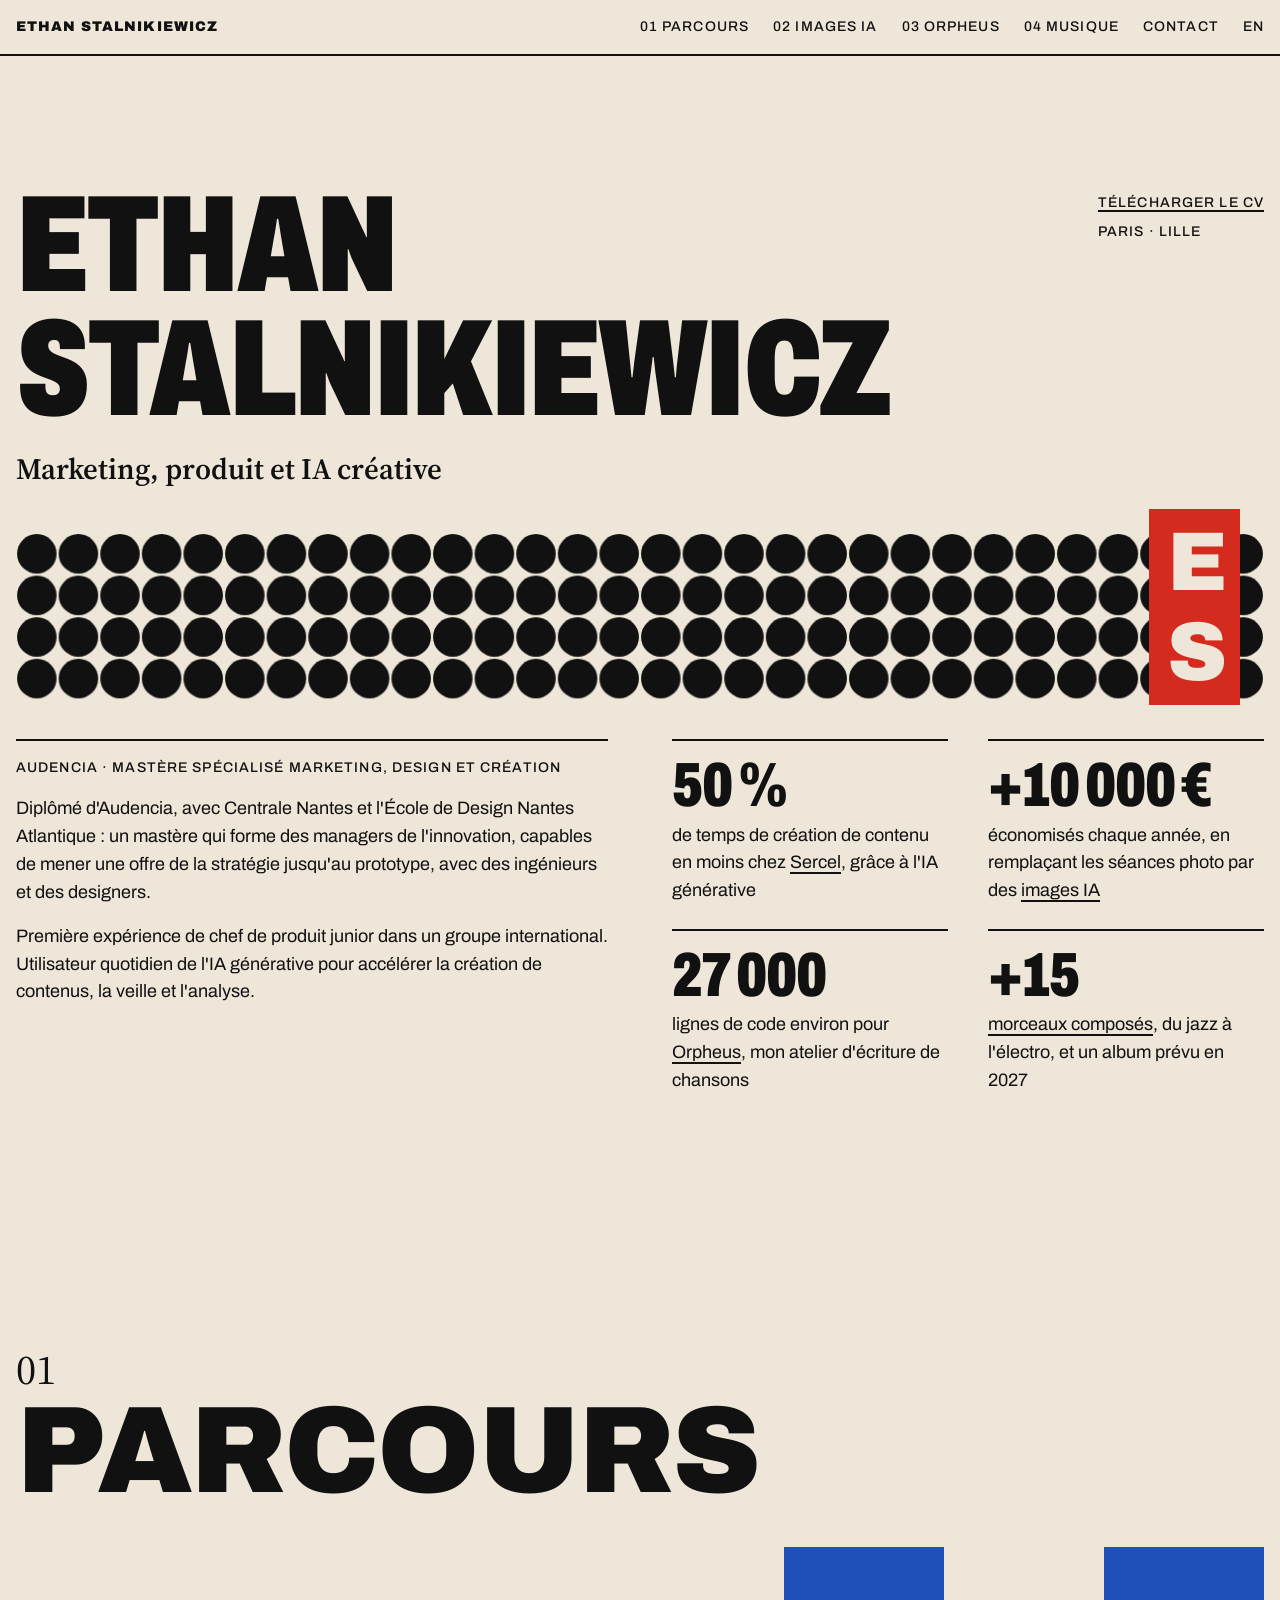
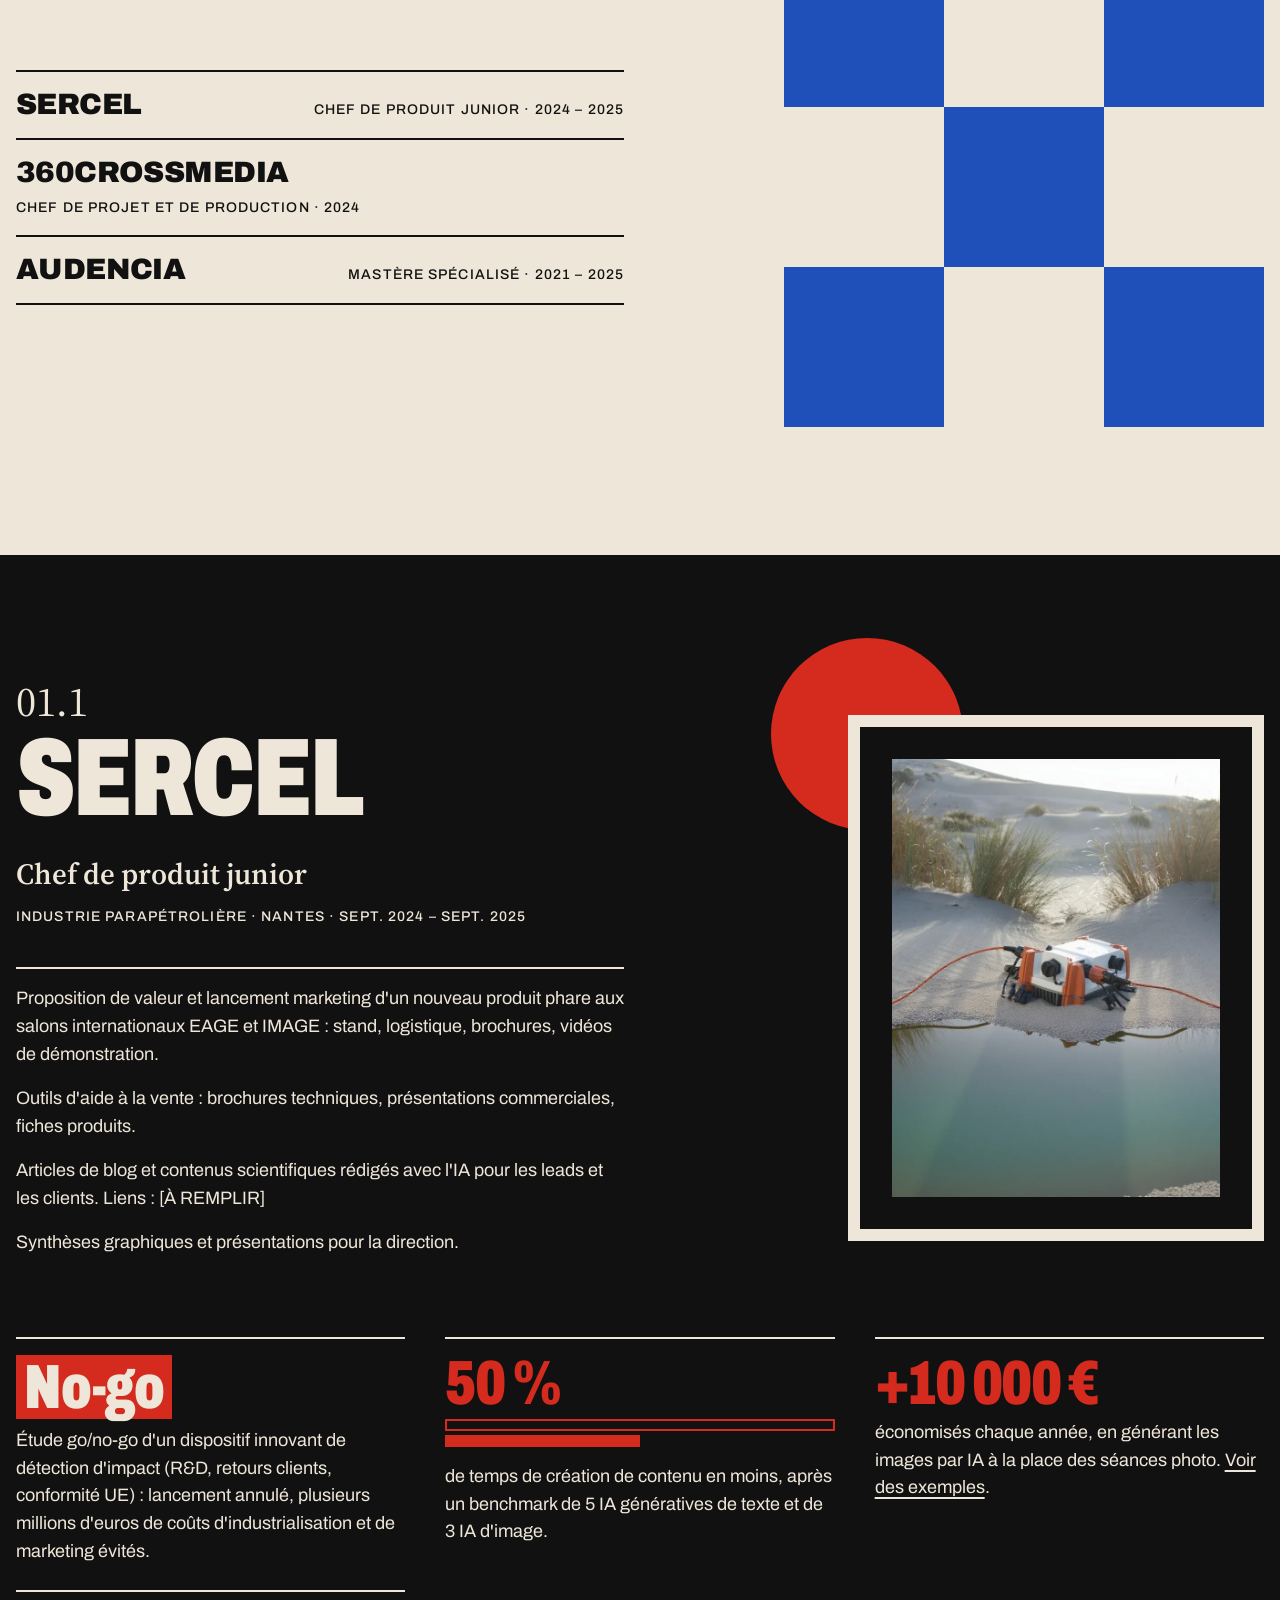
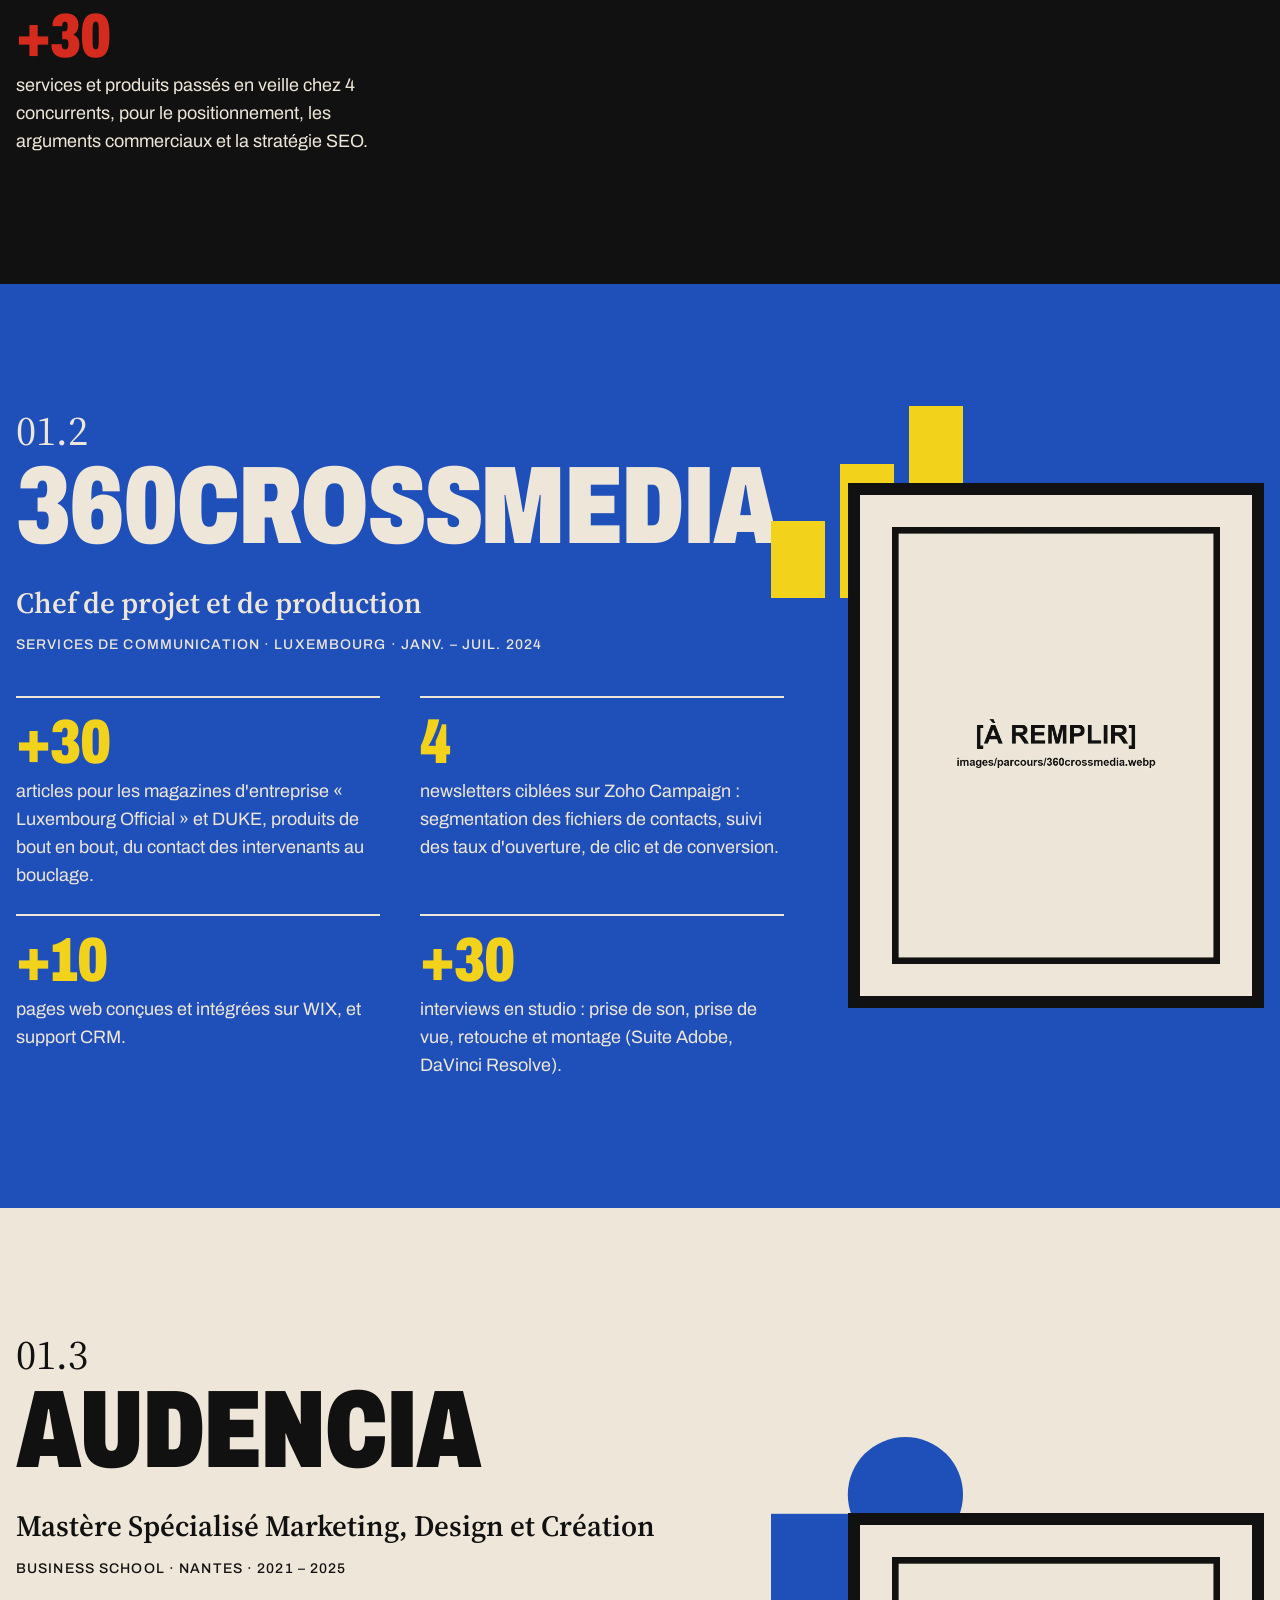
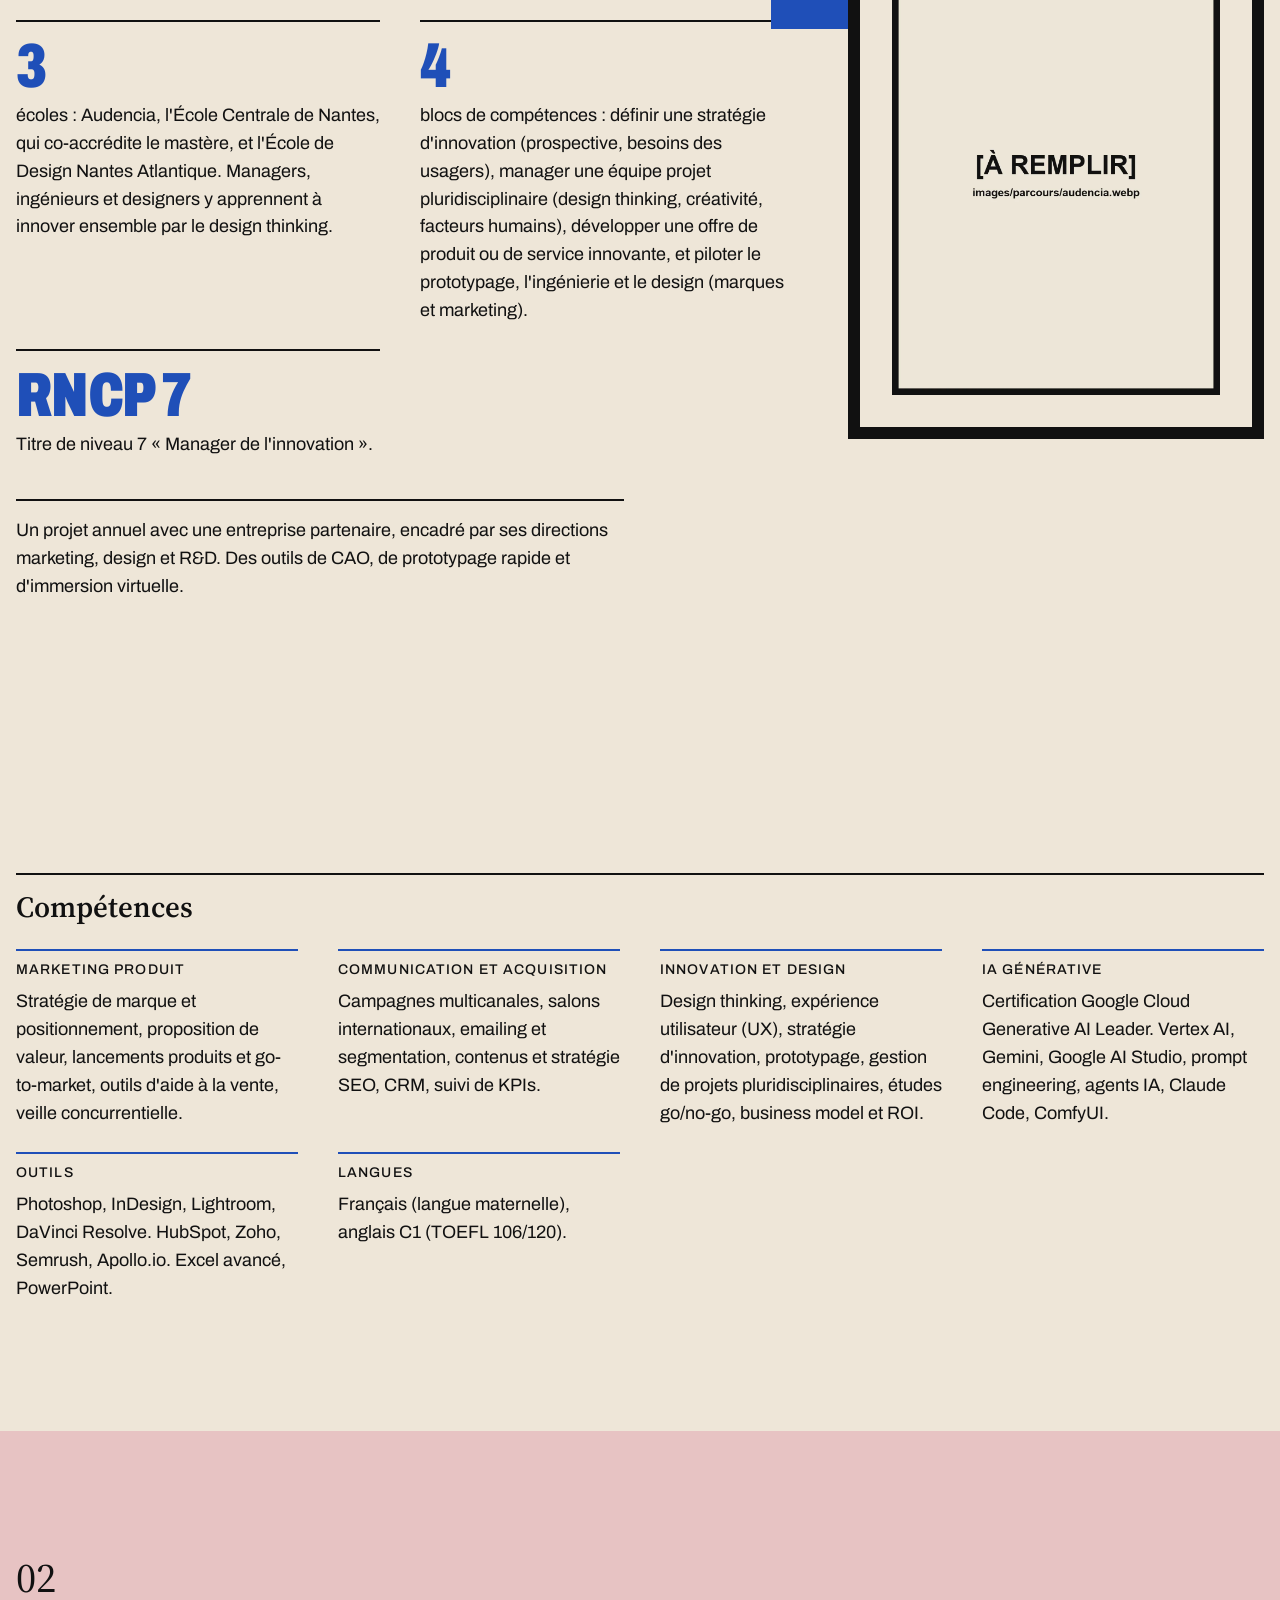
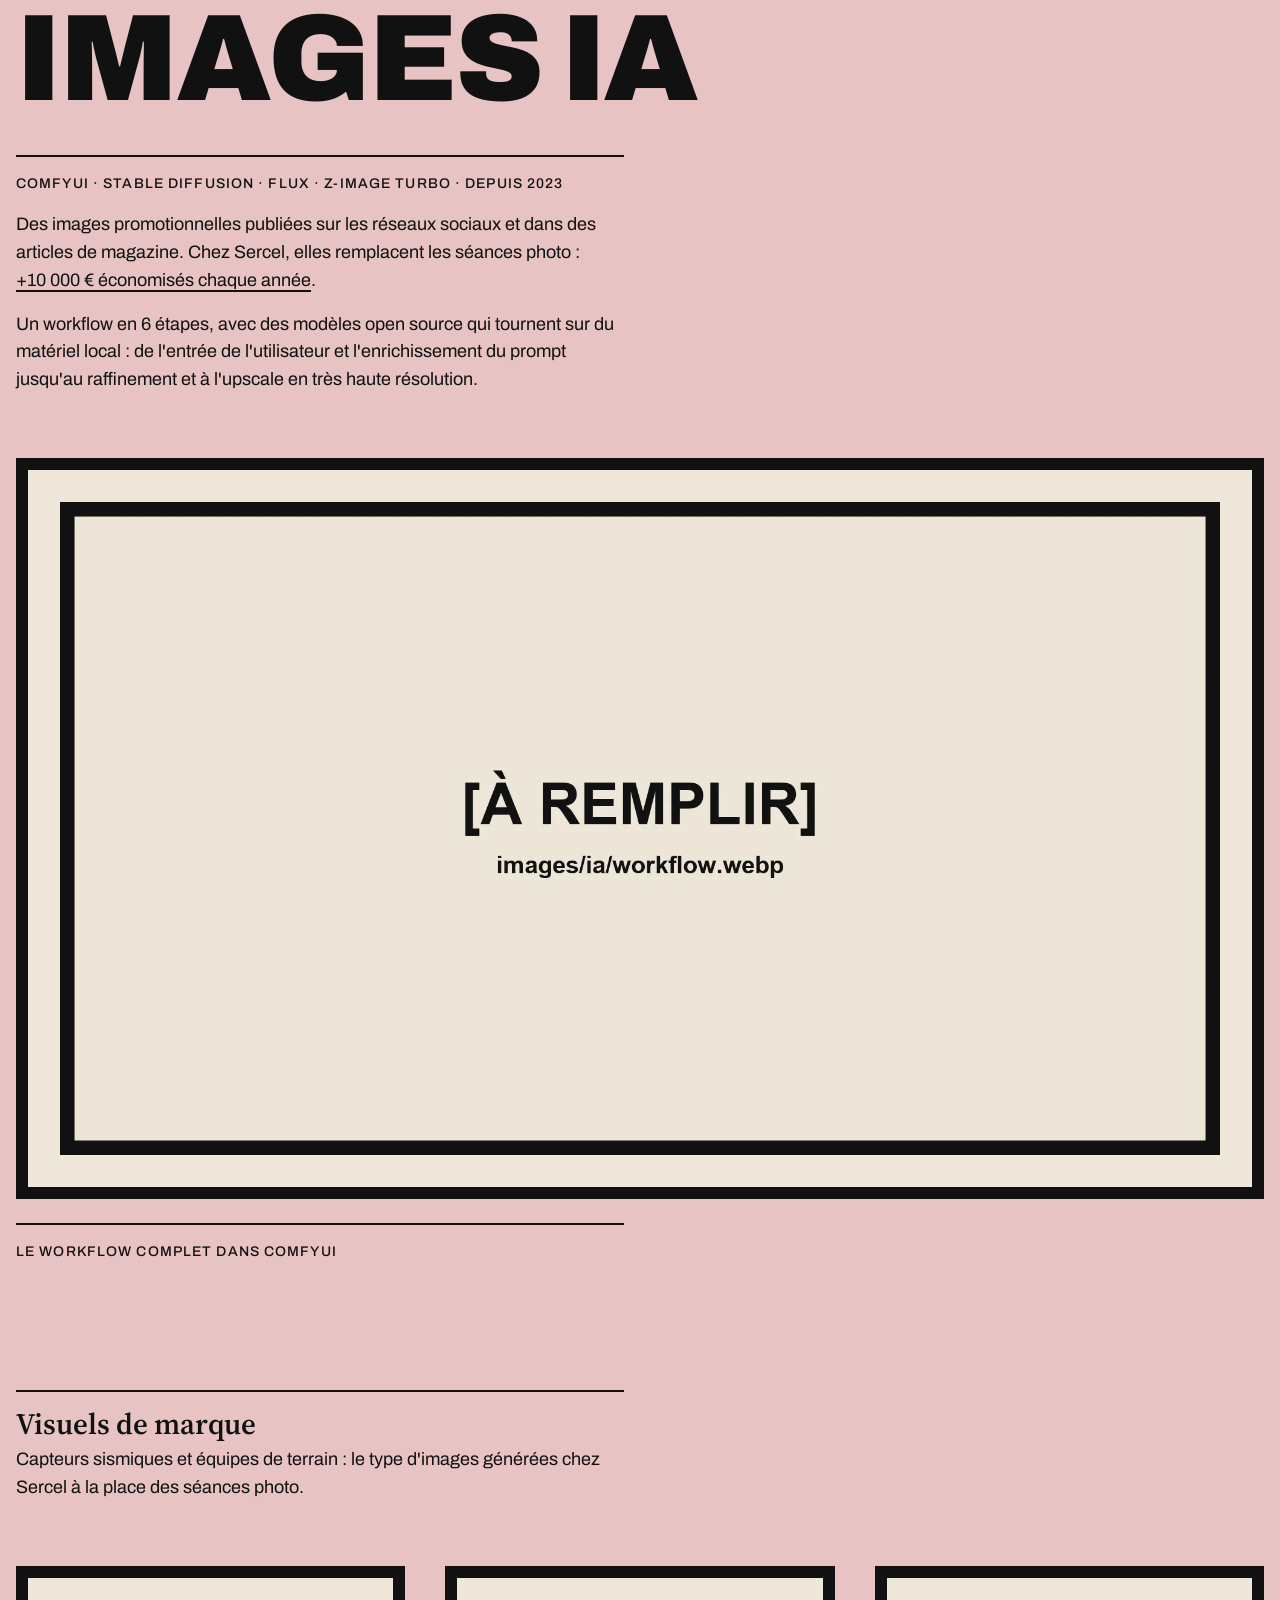
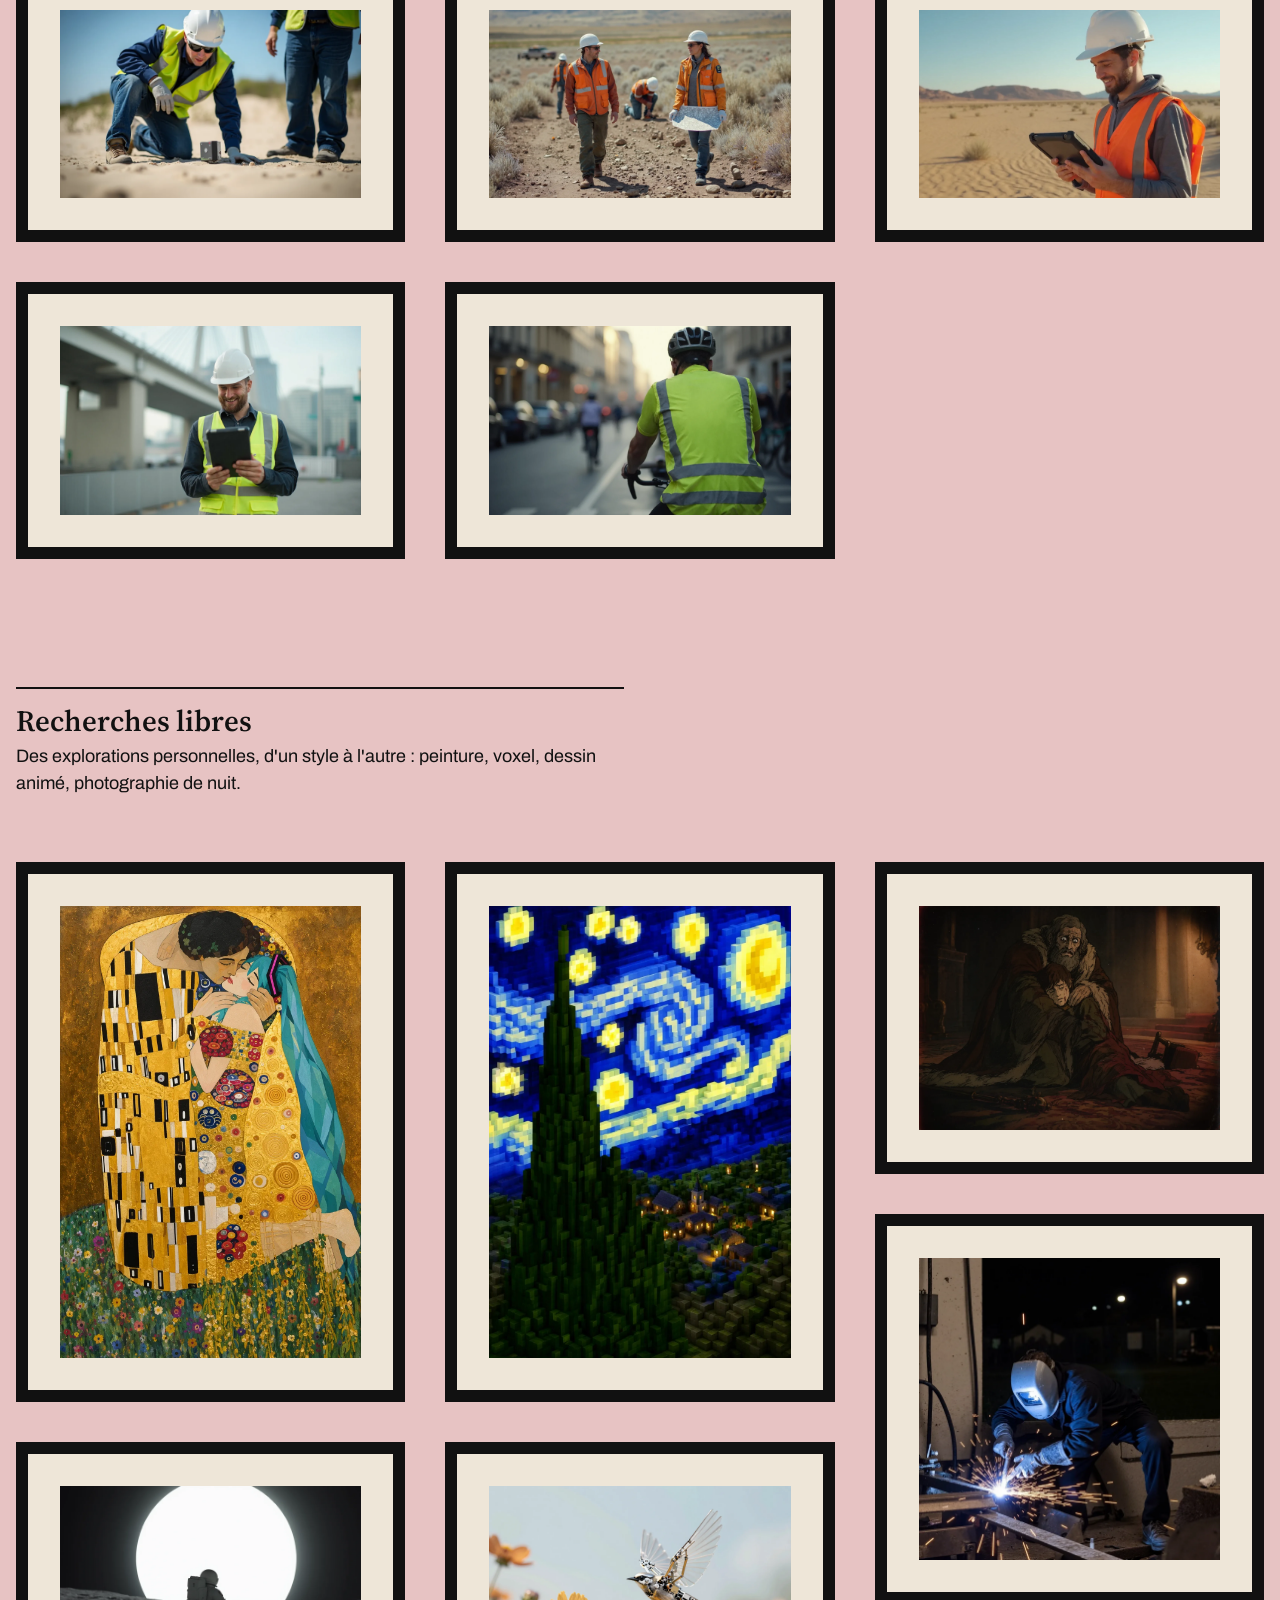
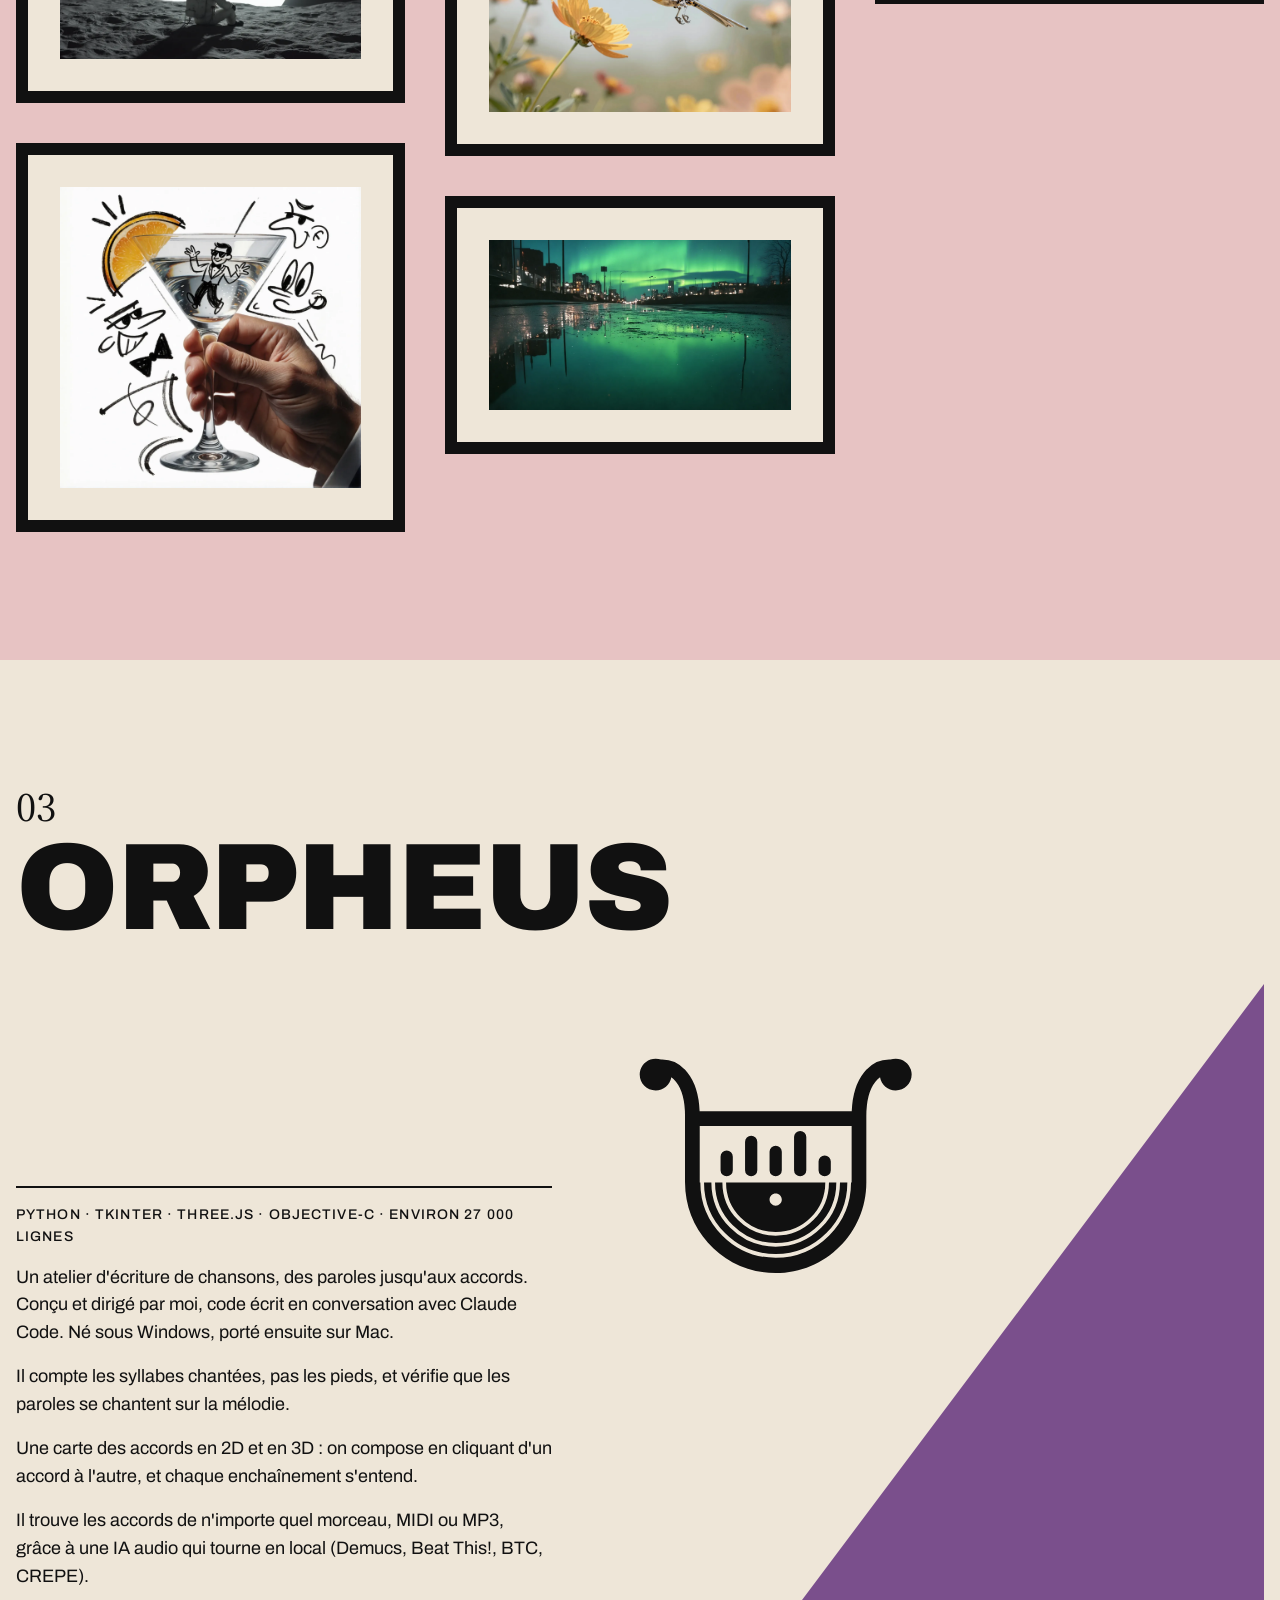
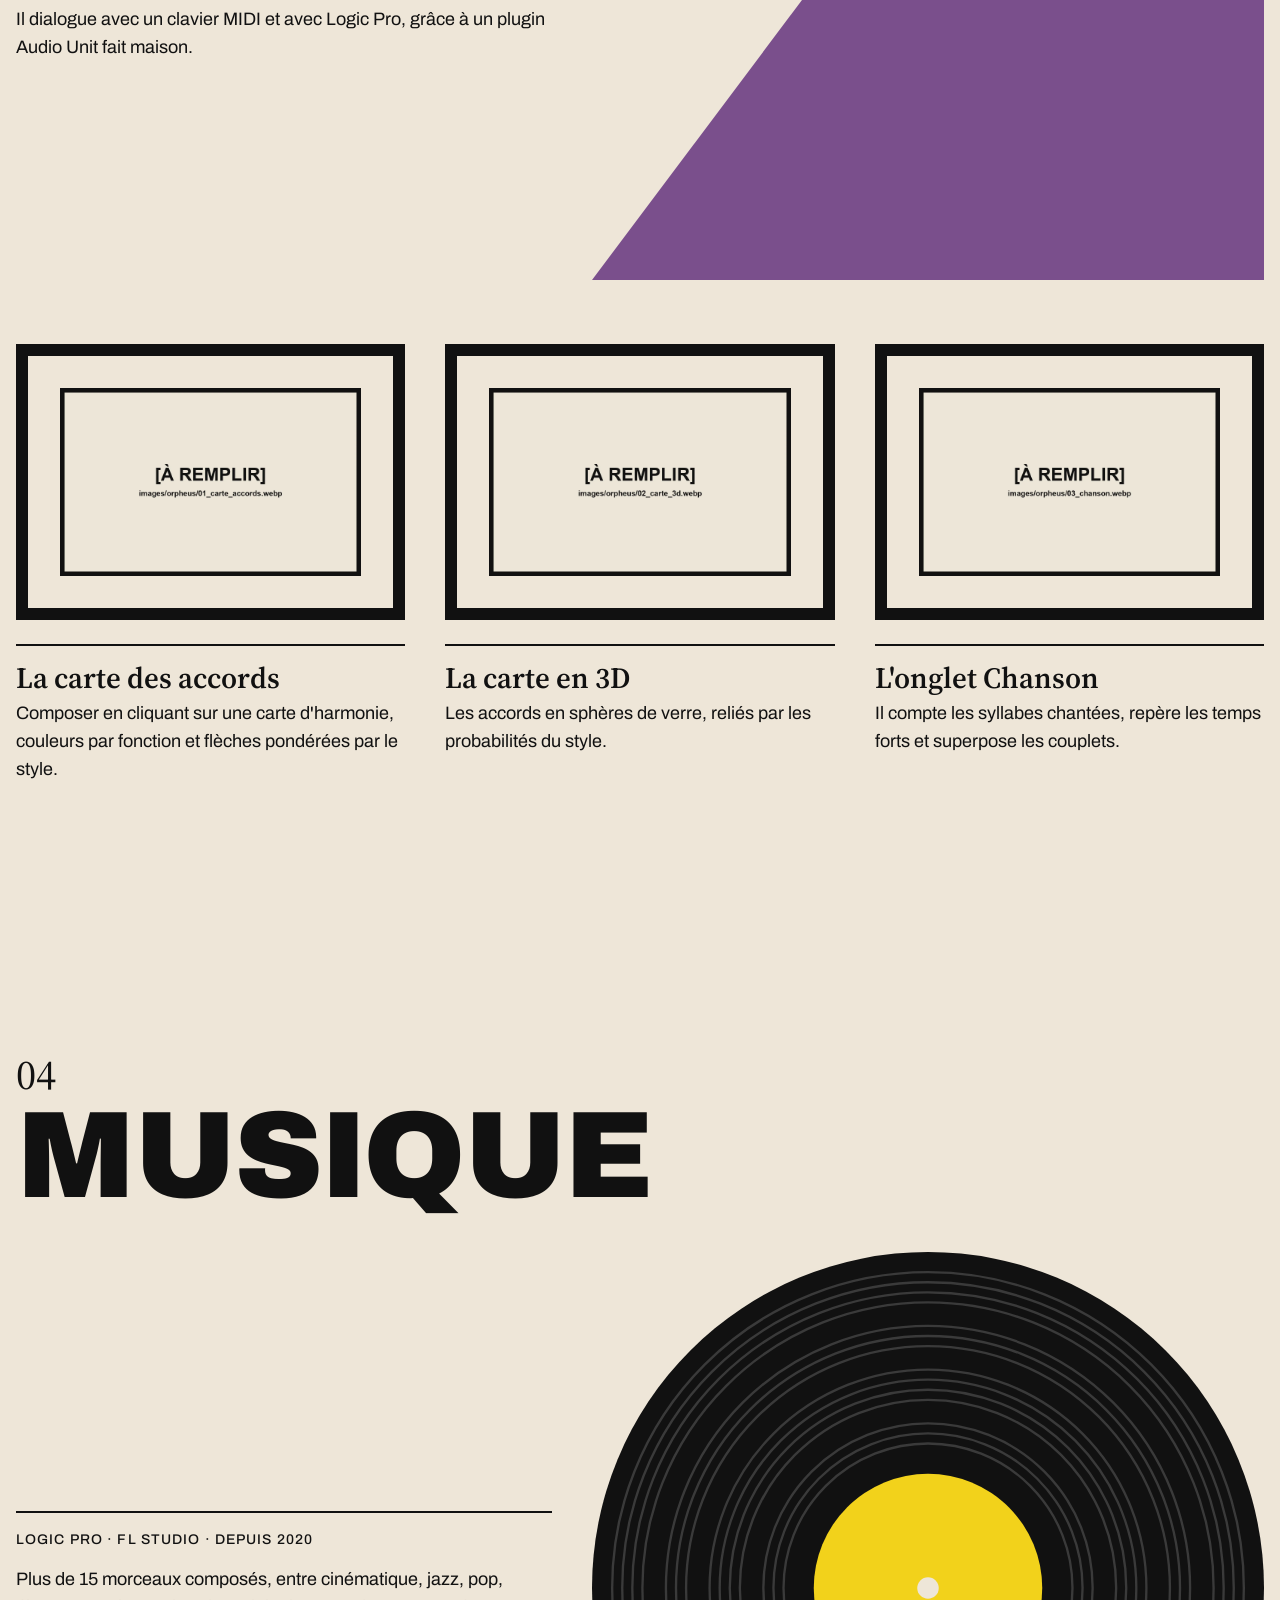
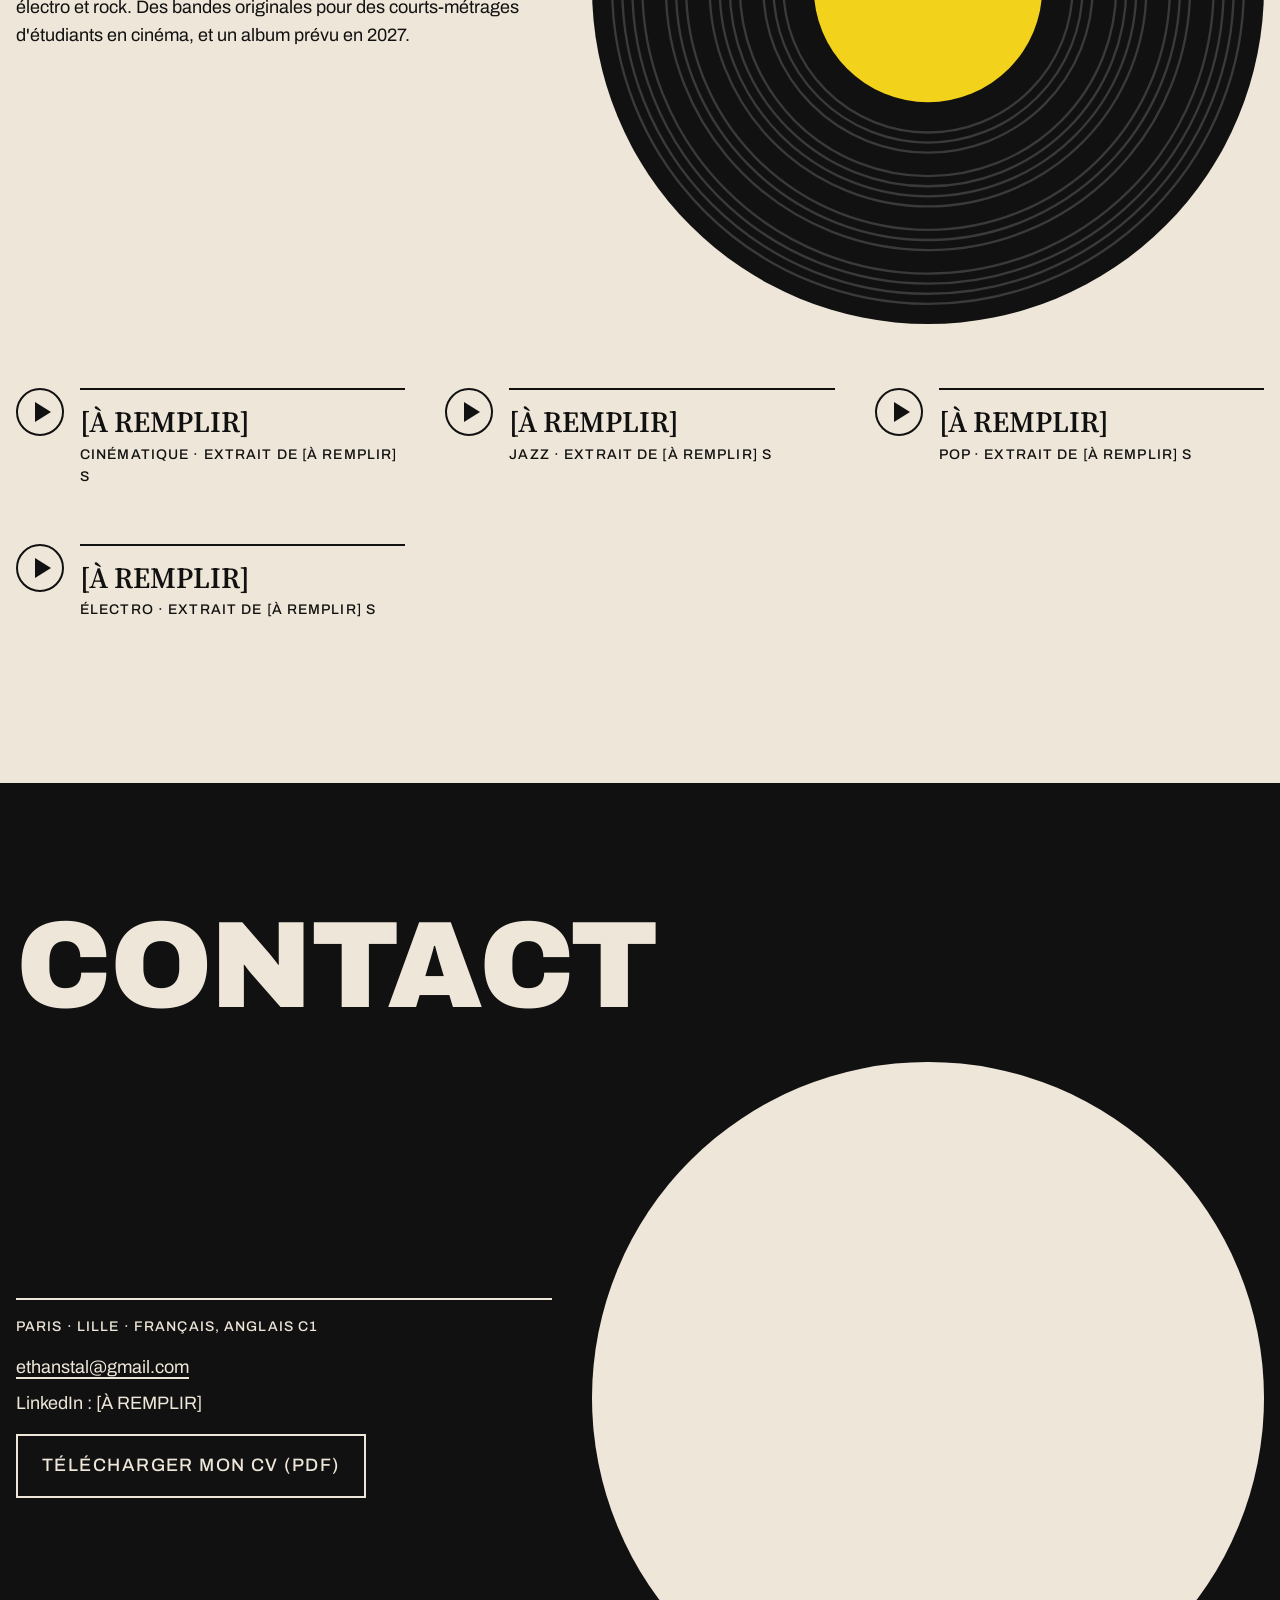
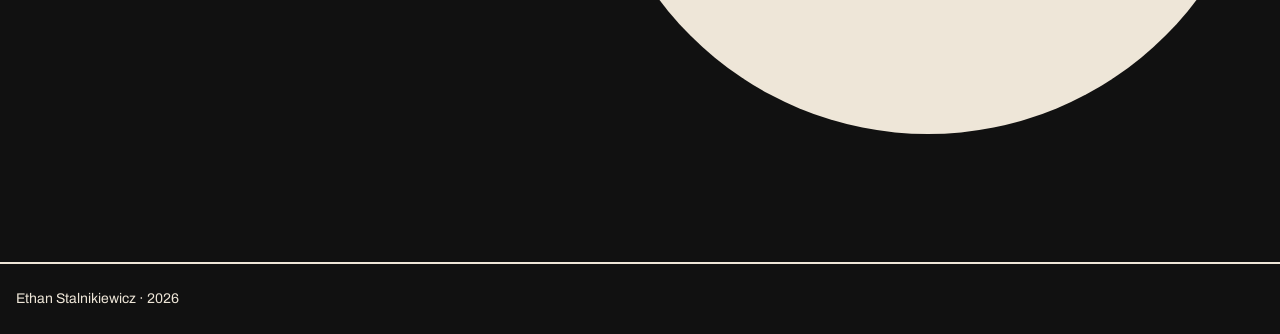
<file: index.html>
<!doctype html>
<html lang="fr">
<head>
  <meta charset="utf-8">
  <meta name="viewport" content="width=device-width, initial-scale=1">
  <title>Ethan Stalnikiewicz · Marketing, produit et IA créative</title>
  <meta name="description" content="CV en ligne d'Ethan Stalnikiewicz : marketing, produit et IA créative. Parcours, images IA, le logiciel Orpheus et musique.">
  <meta name="color-scheme" content="only light">
  <meta property="og:type" content="website">
  <meta property="og:title" content="Ethan Stalnikiewicz · Marketing, produit et IA créative">
  <meta property="og:description" content="CV en ligne d'Ethan Stalnikiewicz : marketing, produit et IA créative. Parcours, images IA, le logiciel Orpheus et musique.">
  <meta property="og:url" content="https://ethanstal.github.io/">
  <meta property="og:locale" content="fr_FR">
  <!-- [À REMPLIR] : ajouter <meta property="og:image" content="https://ethanstal.github.io/images/partage.png"> (1200 × 630), puis passer twitter:card à summary_large_image -->
  <meta name="twitter:card" content="summary">
  <link rel="alternate" hreflang="fr" href="index.html">
  <link rel="alternate" hreflang="en" href="en.html">
  <link rel="icon" href="images/favicon.svg" type="image/svg+xml">
  <link rel="preconnect" href="https://fonts.googleapis.com">
  <link rel="preconnect" href="https://fonts.gstatic.com" crossorigin>
  <link rel="stylesheet" href="https://fonts.googleapis.com/css2?family=Archivo:wdth,wght@62..125,400..900&family=Source+Serif+4:opsz,wght@8..60,400..900&display=swap">
  <link rel="stylesheet" href="styles.css">
  <script src="audio.js" defer></script>
  <script src="nav.js" defer></script>
</head>
<body>
  <a class="evitement" href="#contenu">Aller au contenu</a>

  <header class="nav">
    <a class="nav__nom" href="#accueil">Ethan Stalnikiewicz</a>
    <nav aria-label="Sections">
      <ul>
        <li><a href="#parcours">01 Parcours</a></li>
        <li><a href="#images">02 Images IA</a></li>
        <li><a href="#logiciels">03 Orpheus</a></li>
        <li><a href="#musique">04 Musique</a></li>
        <li><a href="#contact">Contact</a></li>
        <li><a href="en.html" hreflang="en" lang="en">EN</a></li>
      </ul>
    </nav>
  </header>

  <main id="contenu">
    <section class="section s-accueil" id="accueil" aria-labelledby="titre-accueil">
      <div class="accueil__tete">
        <h1 class="nom" id="titre-accueil"><span>Ethan</span> <span>Stalnikiewicz</span></h1>
        <p class="accueil__meta"><a href="cv/CV_Ethan_Stalnikiewicz_FR.pdf" download>Télécharger le CV</a><br>Paris · Lille</p>
      </div>
      <p class="role">Marketing, produit et IA créative</p>
      <div class="accueil__bloc">
        <svg class="cercles" viewBox="0 0 600 80" aria-hidden="true" focusable="false">
          <defs>
            <pattern id="motif-cercles" width="20" height="20" patternUnits="userSpaceOnUse">
              <circle cx="10" cy="10" r="9.5" fill="currentColor"/>
            </pattern>
          </defs>
          <rect width="600" height="80" fill="url(#motif-cercles)"/>
        </svg>
        <span class="hanko" aria-hidden="true">ES</span>
      </div>
      <div class="accueil__bas">
        <div class="cartel">
          <p class="cartel__meta">Audencia · Mastère Spécialisé Marketing, Design et Création</p>
          <p>Diplômé d'Audencia, avec Centrale Nantes et l'École de Design Nantes Atlantique : un mastère qui forme des managers de l'innovation, capables de mener une offre de la stratégie jusqu'au prototype, avec des ingénieurs et des designers.</p>
          <p>Première expérience de chef de produit junior dans un groupe international. Utilisateur quotidien de l'IA générative pour accélérer la création de contenus, la veille et l'analyse.</p>
        </div>
        <ul class="chiffres">
          <li><span class="chiffres__nombre">50&nbsp;%</span> de temps de création de contenu en moins chez <a href="#sercel">Sercel</a>, grâce à l'IA générative</li>
          <li><span class="chiffres__nombre">+10&nbsp;000&nbsp;€</span> économisés chaque année, en remplaçant les séances photo par des <a href="#images-marque">images IA</a></li>
          <li><span class="chiffres__nombre">27&nbsp;000</span> lignes de code environ pour <a href="#logiciels">Orpheus</a>, mon atelier d'écriture de chansons</li>
          <li><span class="chiffres__nombre">+15</span> <a href="#musique">morceaux composés</a>, du jazz à l'électro, et un album prévu en 2027</li>
        </ul>
      </div>
    </section>

    <section class="section s-parcours" id="parcours" aria-labelledby="titre-parcours">
      <h2 id="titre-parcours"><span class="numero">01</span> Parcours</h2>
      <div class="entete">
        <div class="entete__texte">
          <ol class="sommaire">
            <li><a href="#sercel"><span class="sommaire__nom">Sercel</span> <span class="cartel__meta">Chef de produit junior · 2024 – 2025</span></a></li>
            <li><a href="#crossmedia"><span class="sommaire__nom">360CrossMedia</span> <span class="cartel__meta">Chef de projet et de production · 2024</span></a></li>
            <li><a href="#audencia"><span class="sommaire__nom">Audencia</span> <span class="cartel__meta">Mastère Spécialisé · 2021 – 2025</span></a></li>
          </ol>
        </div>
        <svg class="forme" viewBox="0 0 300 300" shape-rendering="crispEdges" aria-hidden="true" focusable="false">
          <g fill="currentColor">
            <rect width="100" height="100"/><rect x="200" width="100" height="100"/>
            <rect x="100" y="100" width="100" height="100"/>
            <rect y="200" width="100" height="100"/><rect x="200" y="200" width="100" height="100"/>
          </g>
        </svg>
      </div>
    </section>

    <section class="section experience s-sercel" id="sercel" aria-labelledby="titre-sercel">
      <div class="experience__corps">
        <div class="experience__texte">
          <h3 class="experience__nom" id="titre-sercel"><span class="numero">01.1</span> Sercel</h3>
          <p class="experience__poste">Chef de produit junior</p>
          <p class="cartel__meta experience__meta">Industrie parapétrolière · Nantes · sept. 2024 – sept. 2025</p>
          <div class="cartel">
            <p>Proposition de valeur et lancement marketing d'un nouveau produit phare aux salons internationaux EAGE et IMAGE : stand, logistique, brochures, vidéos de démonstration.</p>
            <p>Outils d'aide à la vente : brochures techniques, présentations commerciales, fiches produits.</p>
            <p>Articles de blog et contenus scientifiques rédigés avec l'IA pour les leads et les clients. Liens : [À REMPLIR]</p>
            <p>Synthèses graphiques et présentations pour la direction.</p>
          </div>
        </div>
        <figure class="affiche">
          <svg class="forme" viewBox="0 0 100 100" aria-hidden="true" focusable="false"><circle cx="50" cy="50" r="50" fill="currentColor"/></svg>
          <img src="images/parcours/sercel.webp" alt="Image générée par IA : un capteur sismique orange et blanc posé dans le sable, au bord d'une mare entre les dunes." loading="lazy" decoding="async" width="720" height="960">
        </figure>
      </div>
      <ul class="chiffres">
        <li><span class="chiffres__nombre tampon">No-go</span> Étude go/no-go d'un dispositif innovant de détection d'impact (R&amp;D, retours clients, conformité UE) : lancement annulé, plusieurs millions d'euros de coûts d'industrialisation et de marketing évités.</li>
        <li><span class="chiffres__nombre">50&nbsp;%</span><span class="jauge" aria-hidden="true"><span></span><span></span></span> de temps de création de contenu en moins, après un benchmark de 5 IA génératives de texte et de 3 IA d'image.</li>
        <li><span class="chiffres__nombre">+10&nbsp;000&nbsp;€</span> économisés chaque année, en générant les images par IA à la place des séances photo. <a href="#images-marque">Voir des exemples</a>.</li>
        <li><span class="chiffres__nombre">+30</span> services et produits passés en veille chez 4 concurrents, pour le positionnement, les arguments commerciaux et la stratégie SEO.</li>
      </ul>
    </section>

    <section class="section experience s-crossmedia" id="crossmedia" aria-labelledby="titre-crossmedia">
      <div class="experience__corps">
        <div class="experience__texte">
          <h3 class="experience__nom" id="titre-crossmedia"><span class="numero">01.2</span> 360CrossMedia</h3>
          <p class="experience__poste">Chef de projet et de production</p>
          <p class="cartel__meta experience__meta">Services de communication · Luxembourg · janv. – juil. 2024</p>
          <ul class="chiffres">
            <li><span class="chiffres__nombre">+30</span> articles pour les magazines d'entreprise « Luxembourg Official » et DUKE, produits de bout en bout, du contact des intervenants au bouclage.</li>
            <li><span class="chiffres__nombre">4</span> newsletters ciblées sur Zoho Campaign : segmentation des fichiers de contacts, suivi des taux d'ouverture, de clic et de conversion.</li>
            <li><span class="chiffres__nombre">+10</span> pages web conçues et intégrées sur WIX, et support CRM.</li>
            <li><span class="chiffres__nombre">+30</span> interviews en studio : prise de son, prise de vue, retouche et montage (Suite Adobe, DaVinci Resolve).</li>
          </ul>
        </div>
        <figure class="affiche">
          <svg class="forme" viewBox="0 0 100 100" shape-rendering="crispEdges" aria-hidden="true" focusable="false">
            <g fill="currentColor"><rect y="60" width="28" height="40"/><rect x="36" y="30" width="28" height="70"/><rect x="72" width="28" height="100"/></g>
          </svg>
          <img src="images/parcours/360crossmedia.webp" alt="Affiche : colonnes de magazine en grille, aplats encre et cobalt sur papier crème, pour 360CrossMedia. [À REMPLIR]" loading="lazy" decoding="async" width="1200" height="1600">
        </figure>
      </div>
    </section>

    <section class="section experience s-audencia" id="audencia" aria-labelledby="titre-audencia">
      <div class="experience__corps">
        <div class="experience__texte">
          <h3 class="experience__nom" id="titre-audencia"><span class="numero">01.3</span> Audencia</h3>
          <p class="experience__poste">Mastère Spécialisé Marketing, Design et Création</p>
          <p class="cartel__meta experience__meta">Business School · Nantes · 2021 – 2025</p>
          <ul class="chiffres">
            <li><span class="chiffres__nombre">3</span> écoles : Audencia, l'École Centrale de Nantes, qui co-accrédite le mastère, et l'École de Design Nantes Atlantique. Managers, ingénieurs et designers y apprennent à innover ensemble par le design thinking.</li>
            <li><span class="chiffres__nombre">4</span> blocs de compétences : définir une stratégie d'innovation (prospective, besoins des usagers), manager une équipe projet pluridisciplinaire (design thinking, créativité, facteurs humains), développer une offre de produit ou de service innovante, et piloter le prototypage, l'ingénierie et le design (marques et marketing).</li>
            <li><span class="chiffres__nombre">RNCP&nbsp;7</span> Titre de niveau 7 « Manager de l'innovation ».</li>
          </ul>
          <div class="cartel">
            <p>Un projet annuel avec une entreprise partenaire, encadré par ses directions marketing, design et R&amp;D. Des outils de CAO, de prototypage rapide et d'immersion virtuelle.</p>
          </div>
        </div>
        <figure class="affiche">
          <svg class="forme" viewBox="0 0 100 100" aria-hidden="true" focusable="false">
            <g fill="currentColor"><rect y="40" width="60" height="60"/><circle cx="70" cy="30" r="30"/><polygon points="40,100 100,40 100,100"/></g>
          </svg>
          <img src="images/parcours/audencia.webp" alt="Affiche : trois formes géométriques superposées, pour le management, le design et l'ingénierie, pour Audencia. [À REMPLIR]" loading="lazy" decoding="async" width="1200" height="1600">
        </figure>
      </div>
    </section>

    <section class="section s-parcours" aria-labelledby="titre-competences">
  <div class="cartel cartel--large">
    <h3 class="cartel__titre" id="titre-competences">Compétences</h3>
    <div class="competences">
      <div>
        <p class="cartel__meta">Marketing produit</p>
        <p>Stratégie de marque et positionnement, proposition de valeur, lancements produits et go-to-market, outils d'aide à la vente, veille concurrentielle.</p>
      </div>
      <div>
        <p class="cartel__meta">Communication et acquisition</p>
        <p>Campagnes multicanales, salons internationaux, emailing et segmentation, contenus et stratégie SEO, CRM, suivi de KPIs.</p>
      </div>
      <div>
        <p class="cartel__meta">Innovation et design</p>
        <p>Design thinking, expérience utilisateur (UX), stratégie d'innovation, prototypage, gestion de projets pluridisciplinaires, études go/no-go, business model et ROI.</p>
      </div>
      <div>
        <p class="cartel__meta">IA générative</p>
        <p>Certification Google Cloud Generative AI Leader. Vertex AI, Gemini, Google AI Studio, prompt engineering, agents IA, Claude Code, ComfyUI.</p>
      </div>
      <div>
        <p class="cartel__meta">Outils</p>
        <p>Photoshop, InDesign, Lightroom, DaVinci Resolve. HubSpot, Zoho, Semrush, Apollo.io. Excel avancé, PowerPoint.</p>
      </div>
      <div>
        <p class="cartel__meta">Langues</p>
        <p>Français (langue maternelle), anglais C1 (TOEFL 106/120).</p>
      </div>
    </div>
  </div>
    </section>

    <section class="section s-images" id="images" aria-labelledby="titre-images">
      <h2 id="titre-images"><span class="numero">02</span> Images IA</h2>
      <div class="cartel">
        <p class="cartel__meta">ComfyUI · Stable Diffusion · Flux · Z-Image Turbo · depuis 2023</p>
        <p>Des images promotionnelles publiées sur les réseaux sociaux et dans des articles de magazine. Chez Sercel, elles remplacent les séances photo : <a href="#sercel">+10&nbsp;000&nbsp;€ économisés chaque année</a>.</p>
        <p>Un workflow en 6 étapes, avec des modèles open source qui tournent sur du matériel local : de l'entrée de l'utilisateur et l'enrichissement du prompt jusqu'au raffinement et à l'upscale en très haute résolution.</p>
      </div>
      <figure class="affiche affiche--large">
        <!-- [À REMPLIR] : écraser images/ia/workflow.webp par la capture du workflow, en 16:9 (1920 × 1080) -->
        <img src="images/ia/workflow.webp" alt="Capture du workflow ComfyUI, de l'entrée de l'utilisateur jusqu'à l'upscale. [À REMPLIR]" loading="lazy" decoding="async" width="1920" height="1080">
        <figcaption class="cartel">
          <p class="cartel__meta">Le workflow complet dans ComfyUI</p>
        </figcaption>
      </figure>
      <div class="cartel groupe" id="images-marque">
        <h3 class="cartel__titre">Visuels de marque</h3>
        <p>Capteurs sismiques et équipes de terrain : le type d'images générées chez Sercel à la place des séances photo.</p>
      </div>
      <div class="galerie">
        <figure class="affiche affiche--paysage">
          <img src="images/ia/sercel-1.webp" alt="Un technicien en casque et gilet haute visibilité, à genoux dans le sable, pose un capteur sismique." loading="lazy" decoding="async" width="1408" height="1088">
        </figure>
        <figure class="affiche affiche--paysage">
          <img src="images/ia/sercel-2.webp" alt="Deux géophysiciens en veste orange traversent une plaine aride, l'une tient une carte ; une équipe travaille derrière eux." loading="lazy" decoding="async" width="1600" height="1005">
        </figure>
        <figure class="affiche affiche--paysage">
          <img src="images/ia/sercel-3.webp" alt="Un technicien souriant, casque blanc et gilet orange, consulte une tablette dans le désert." loading="lazy" decoding="async" width="1600" height="956">
        </figure>
        <figure class="affiche affiche--paysage">
          <img src="images/ia/sercel-4.webp" alt="Un ingénieur en casque et gilet jaune sourit devant une tablette, au pied d'un pont à haubans." loading="lazy" decoding="async" width="1600" height="1005">
        </figure>
        <figure class="affiche affiche--paysage">
          <img src="images/ia/sercel-5.webp" alt="Un cycliste en gilet haute visibilité, vu de dos, dans une rue de ville au petit matin." loading="lazy" decoding="async" width="1600" height="1113">
        </figure>
      </div>
      <div class="cartel groupe">
        <h3 class="cartel__titre">Recherches libres</h3>
        <p>Des explorations personnelles, d'un style à l'autre : peinture, voxel, dessin animé, photographie de nuit.</p>
      </div>
      <div class="galerie galerie--mosaique">
        <figure class="affiche">
          <img src="images/ia/libre-1.webp" alt="Pastiche du Baiser de Klimt à la feuille d'or, où la femme porte les cheveux turquoise d'Hatsune Miku." loading="lazy" decoding="async" width="992" height="1488">
        </figure>
        <figure class="affiche">
          <img src="images/ia/libre-2.webp" alt="Un astronaute assis de dos sur le sol lunaire, face à un disque de lumière blanche." loading="lazy" decoding="async" width="1344" height="768">
        </figure>
        <figure class="affiche">
          <img src="images/ia/libre-3.webp" alt="Une main tient un verre à martini où danse un petit personnage dessiné à l'encre, entouré de visages griffonnés." loading="lazy" decoding="async" width="1448" height="1448">
        </figure>
        <figure class="affiche">
          <img src="images/ia/libre-4.webp" alt="La Nuit étoilée de Van Gogh reconstruite en cubes, façon voxel." loading="lazy" decoding="async" width="832" height="1248">
        </figure>
        <figure class="affiche">
          <img src="images/ia/libre-5.webp" alt="Un oiseau mécanique aux ailes transparentes vole vers une fleur orange." loading="lazy" decoding="async" width="1600" height="1200">
        </figure>
        <figure class="affiche">
          <img src="images/ia/libre-6.webp" alt="Une aurore boréale verte au-dessus d'une avenue, reflétée dans une flaque." loading="lazy" decoding="async" width="1600" height="902">
        </figure>
        <figure class="affiche">
          <img src="images/ia/libre-7.webp" alt="Image de dessin animé sombre : un vieux roi en manteau de fourrure serre un jeune garçon blessé, dans une salle du trône." loading="lazy" decoding="async" width="1600" height="1189">
        </figure>
        <figure class="affiche">
          <img src="images/ia/libre-8.webp" alt="Un soudeur masqué travaille de nuit dans une gerbe d'étincelles." loading="lazy" decoding="async" width="1216" height="1216">
        </figure>
      </div>
    </section>

    <section class="section s-logiciels" id="logiciels" aria-labelledby="titre-logiciels">
      <h2 id="titre-logiciels"><span class="numero">03</span> Orpheus</h2>
      <div class="entete">
        <div class="entete__texte">
          <div class="cartel">
            <p class="cartel__meta">Python · Tkinter · Three.js · Objective-C · environ 27 000 lignes</p>
            <p>Un atelier d'écriture de chansons, des paroles jusqu'aux accords. Conçu et dirigé par moi, code écrit en conversation avec Claude Code. Né sous Windows, porté ensuite sur Mac.</p>
            <p>Il compte les syllabes chantées, pas les pieds, et vérifie que les paroles se chantent sur la mélodie.</p>
            <p>Une carte des accords en 2D et en 3D : on compose en cliquant d'un accord à l'autre, et chaque enchaînement s'entend.</p>
            <p>Il trouve les accords de n'importe quel morceau, MIDI ou MP3, grâce à une IA audio qui tourne en local (Demucs, Beat This!, BTC, CREPE).</p>
            <p>Il dialogue avec un clavier MIDI et avec Logic Pro, grâce à un plugin Audio Unit fait maison.</p>
          </div>
        </div>
        <svg class="forme" viewBox="0 0 300 400" role="img" aria-labelledby="titre-lyre" focusable="false">
          <title id="titre-lyre">Orpheus, une lyre dont la cuve est un vinyle</title>
          <polygon points="0,400 300,400 300,0" fill="currentColor"/>
          <svg class="lyre" x="12" y="12" width="140" height="140" viewBox="0 0 256 256">
            <path d="M54 140V86Q54 66.95 46.58 57.77Q44.82 55.59 42.82 54.2C41.77 60.33 36.43 65 30 65C22.82 65 17 59.18 17 52C17 44.82 22.82 39 30 39C31.55 39 33.03 39.27 34.41 39.77Q47.1 39.31 55.92 50.23Q65.12 61.62 65.92 82H190.08Q190.88 61.62 200.08 50.23Q208.9 39.31 221.59 39.77C222.97 39.27 224.45 39 226 39C233.18 39 239 44.82 239 52C239 59.18 233.18 65 226 65C219.57 65 214.23 60.33 213.18 54.2Q211.18 55.59 209.42 57.77Q202 66.95 202 86V140C202 180.87 168.87 214 128 214C87.13 214 54 180.87 54 140ZM66 94V140H66.5Q66.5 165.47 84.51 183.49Q102.53 201.5 128 201.5Q153.47 201.5 171.49 183.49Q189.5 165.47 189.5 140H190V94ZM87.5 140H168.5Q168.5 156.78 156.64 168.64Q144.78 180.5 128 180.5Q111.22 180.5 99.36 168.64Q87.5 156.78 87.5 140ZM69.5 140H75.5Q75.5 161.75 90.88 177.12Q106.25 192.5 128 192.5Q149.75 192.5 165.12 177.12Q180.5 161.75 180.5 140H186.5Q186.5 164.23 169.37 181.37Q152.23 198.5 128 198.5Q103.77 198.5 86.63 181.37Q69.5 164.23 69.5 140ZM78.5 140H84.5Q84.5 158.02 97.24 170.76Q109.98 183.5 128 183.5Q146.02 183.5 158.76 170.76Q171.5 158.02 171.5 140H177.5Q177.5 160.5 163 175Q148.5 189.5 128 189.5Q107.5 189.5 93 175Q78.5 160.5 78.5 140ZM153 103V130Q153 132.07 151.54 133.54Q150.07 135 148 135Q145.93 135 144.46 133.54Q143 132.07 143 130V103Q143 100.93 144.46 99.46Q145.93 98 148 98Q150.07 98 151.54 99.46Q153 100.93 153 103ZM113 107V130Q113 132.07 111.54 133.54Q110.07 135 108 135Q105.93 135 104.46 133.54Q103 132.07 103 130V107Q103 104.93 104.46 103.46Q105.93 102 108 102Q110.07 102 111.54 103.46Q113 104.93 113 107ZM133 115V130Q133 132.07 131.54 133.54Q130.07 135 128 135Q125.93 135 124.46 133.54Q123 132.07 123 130V115Q123 112.93 124.46 111.46Q125.93 110 128 110Q130.07 110 131.54 111.46Q133 112.93 133 115ZM93 119V130Q93 132.07 91.54 133.54Q90.07 135 88 135Q85.93 135 84.46 133.54Q83 132.07 83 130V119Q83 116.93 84.46 115.46Q85.93 114 88 114Q90.07 114 91.54 115.46Q93 116.93 93 119ZM173 123V130Q173 132.07 171.54 133.54Q170.07 135 168 135Q165.93 135 164.46 133.54Q163 132.07 163 130V123Q163 120.93 164.46 119.46Q165.93 118 168 118Q170.07 118 171.54 119.46Q173 120.93 173 123ZM133 154C133 151.24 130.76 149 128 149C125.24 149 123 151.24 123 154C123 156.76 125.24 159 128 159C130.76 159 133 156.76 133 154Z"/>
          </svg>
        </svg>
      </div>

      <div class="galerie">
        <figure class="affiche affiche--paysage">
          <img src="images/orpheus/01_carte_accords.webp" alt="Capture d'Orpheus : la carte des accords, avec une suite composée en cliquant d'un accord à l'autre. [À REMPLIR]" loading="lazy" decoding="async" width="1600" height="1000">
          <figcaption class="cartel">
            <h3 class="cartel__titre">La carte des accords</h3>
            <p>Composer en cliquant sur une carte d'harmonie, couleurs par fonction et flèches pondérées par le style.</p>
          </figcaption>
        </figure>
        <figure class="affiche affiche--paysage">
          <img src="images/orpheus/02_carte_3d.webp" alt="Capture d'Orpheus : la carte des accords en 3D, des sphères reliées par des flèches lumineuses. [À REMPLIR]" loading="lazy" decoding="async" width="1600" height="1000">
          <figcaption class="cartel">
            <h3 class="cartel__titre">La carte en 3D</h3>
            <p>Les accords en sphères de verre, reliés par les probabilités du style.</p>
          </figcaption>
        </figure>
        <figure class="affiche affiche--paysage">
          <img src="images/orpheus/03_chanson.webp" alt="Capture d'Orpheus : l'onglet Chanson, avec les syllabes chantées comptées vers par vers. [À REMPLIR]" loading="lazy" decoding="async" width="1600" height="1000">
          <figcaption class="cartel">
            <h3 class="cartel__titre">L'onglet Chanson</h3>
            <p>Il compte les syllabes chantées, repère les temps forts et superpose les couplets.</p>
          </figcaption>
        </figure>
      </div>
    </section>

    <section class="section s-musique" id="musique" aria-labelledby="titre-musique">
      <h2 id="titre-musique"><span class="numero">04</span> Musique</h2>
      <div class="entete">
        <div class="entete__texte">
          <div class="cartel">
            <p class="cartel__meta">Logic Pro · FL Studio · depuis 2020</p>
            <p>Plus de 15 morceaux composés, entre cinématique, jazz, pop, électro et rock. Des bandes originales pour des courts-métrages d'étudiants en cinéma, et un album prévu en 2027.</p>
          </div>
        </div>
        <svg class="forme" viewBox="0 0 100 100" aria-hidden="true" focusable="false">
          <circle cx="50" cy="50" r="50" fill="currentColor"/>
          <g class="vinyle__sillons" stroke-width="0.35">
            <circle cx="50" cy="50" r="47"/><circle cx="50" cy="50" r="45.5"/><circle cx="50" cy="50" r="44"/><circle cx="50" cy="50" r="42.5"/>
            <circle cx="50" cy="50" r="39"/><circle cx="50" cy="50" r="37.5"/><circle cx="50" cy="50" r="36"/>
            <circle cx="50" cy="50" r="32.5"/><circle cx="50" cy="50" r="31"/><circle cx="50" cy="50" r="29.5"/><circle cx="50" cy="50" r="28"/>
            <circle cx="50" cy="50" r="24.5"/><circle cx="50" cy="50" r="23"/><circle cx="50" cy="50" r="21.5"/>
          </g>
          <circle class="vinyle__etiquette" cx="50" cy="50" r="17"/>
          <circle class="vinyle__trou" cx="50" cy="50" r="1.6"/>
        </svg>
      </div>
      <ul class="galerie morceaux">
        <li class="morceau">
          <!-- [À REMPLIR] : ajouter audio/extrait-1.mp3, puis retirer disabled et mettre le titre -->
          <button class="lecture" type="button" aria-pressed="false" aria-controls="extrait-1" aria-label="Lire : [À REMPLIR] (cinématique)" disabled>
            <svg viewBox="0 0 48 48" aria-hidden="true" focusable="false">
              <circle class="lecture__fond" cx="24" cy="24" r="23"/>
              <path class="icone-lecture" d="M19 14 L35 24 L19 34 Z"/>
              <g class="icone-pause"><rect x="16" y="15" width="5" height="18"/><rect x="27" y="15" width="5" height="18"/></g>
            </svg>
          </button>
          <audio id="extrait-1" preload="none" src="audio/extrait-1.mp3"></audio>
          <div class="cartel">
            <h3 class="cartel__titre">[À REMPLIR]</h3>
            <p class="cartel__meta">Cinématique · extrait de [À REMPLIR] s</p>
          </div>
        </li>
        <li class="morceau">
          <!-- [À REMPLIR] : ajouter audio/extrait-2.mp3, puis retirer disabled et mettre le titre -->
          <button class="lecture" type="button" aria-pressed="false" aria-controls="extrait-2" aria-label="Lire : [À REMPLIR] (jazz)" disabled>
            <svg viewBox="0 0 48 48" aria-hidden="true" focusable="false">
              <circle class="lecture__fond" cx="24" cy="24" r="23"/>
              <path class="icone-lecture" d="M19 14 L35 24 L19 34 Z"/>
              <g class="icone-pause"><rect x="16" y="15" width="5" height="18"/><rect x="27" y="15" width="5" height="18"/></g>
            </svg>
          </button>
          <audio id="extrait-2" preload="none" src="audio/extrait-2.mp3"></audio>
          <div class="cartel">
            <h3 class="cartel__titre">[À REMPLIR]</h3>
            <p class="cartel__meta">Jazz · extrait de [À REMPLIR] s</p>
          </div>
        </li>
        <li class="morceau">
          <!-- [À REMPLIR] : ajouter audio/extrait-3.mp3, puis retirer disabled et mettre le titre -->
          <button class="lecture" type="button" aria-pressed="false" aria-controls="extrait-3" aria-label="Lire : [À REMPLIR] (pop)" disabled>
            <svg viewBox="0 0 48 48" aria-hidden="true" focusable="false">
              <circle class="lecture__fond" cx="24" cy="24" r="23"/>
              <path class="icone-lecture" d="M19 14 L35 24 L19 34 Z"/>
              <g class="icone-pause"><rect x="16" y="15" width="5" height="18"/><rect x="27" y="15" width="5" height="18"/></g>
            </svg>
          </button>
          <audio id="extrait-3" preload="none" src="audio/extrait-3.mp3"></audio>
          <div class="cartel">
            <h3 class="cartel__titre">[À REMPLIR]</h3>
            <p class="cartel__meta">Pop · extrait de [À REMPLIR] s</p>
          </div>
        </li>
        <li class="morceau">
          <!-- [À REMPLIR] : ajouter audio/extrait-4.mp3, puis retirer disabled et mettre le titre -->
          <button class="lecture" type="button" aria-pressed="false" aria-controls="extrait-4" aria-label="Lire : [À REMPLIR] (électro)" disabled>
            <svg viewBox="0 0 48 48" aria-hidden="true" focusable="false">
              <circle class="lecture__fond" cx="24" cy="24" r="23"/>
              <path class="icone-lecture" d="M19 14 L35 24 L19 34 Z"/>
              <g class="icone-pause"><rect x="16" y="15" width="5" height="18"/><rect x="27" y="15" width="5" height="18"/></g>
            </svg>
          </button>
          <audio id="extrait-4" preload="none" src="audio/extrait-4.mp3"></audio>
          <div class="cartel">
            <h3 class="cartel__titre">[À REMPLIR]</h3>
            <p class="cartel__meta">Électro · extrait de [À REMPLIR] s</p>
          </div>
        </li>
      </ul>
    </section>

    <section class="section s-contact" id="contact" aria-labelledby="titre-contact">
      <h2 id="titre-contact">Contact</h2>
      <div class="entete">
        <div class="entete__texte">
          <div class="cartel">
            <p class="cartel__meta">Paris · Lille · Français, anglais C1</p>
            <ul class="liste-simple">
              <li><a href="mailto:ethanstal@gmail.com">ethanstal@gmail.com</a></li>
              <!-- [À REMPLIR] : remplacer la ligne suivante par <li><a href="https://www.linkedin.com/in/…">LinkedIn</a></li> -->
              <li>LinkedIn : [À REMPLIR]</li>
            </ul>
            <!-- [À REMPLIR] : déposer cv/CV_Ethan_Stalnikiewicz_FR.pdf -->
            <a class="bouton" href="cv/CV_Ethan_Stalnikiewicz_FR.pdf" download>Télécharger mon CV (PDF)</a>
          </div>
        </div>
        <svg class="forme forme--cercle" viewBox="0 0 100 100" aria-hidden="true" focusable="false">
          <circle cx="50" cy="50" r="50" fill="currentColor"/>
        </svg>
      </div>
    </section>
  </main>

  <footer class="pied s-contact">
    <p>Ethan Stalnikiewicz · 2026</p>
  </footer>
</body>
</html>
</file>
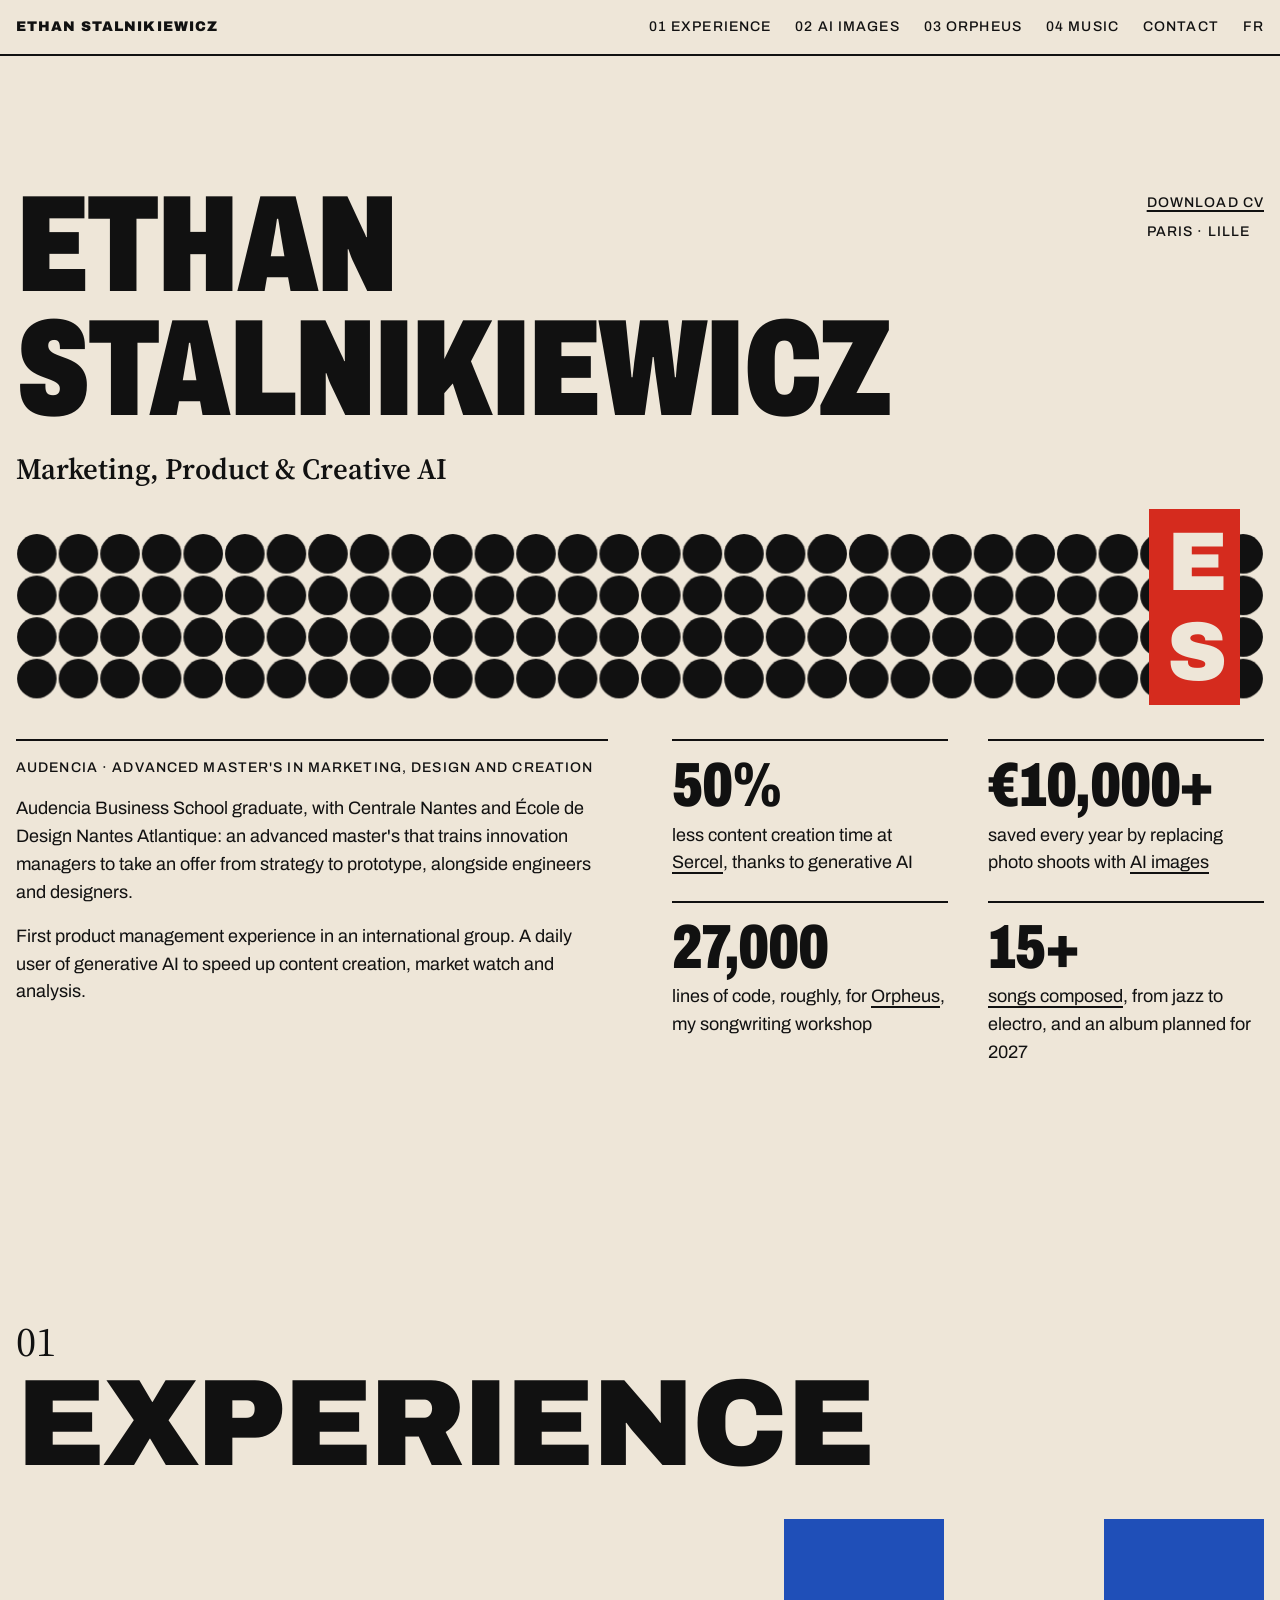
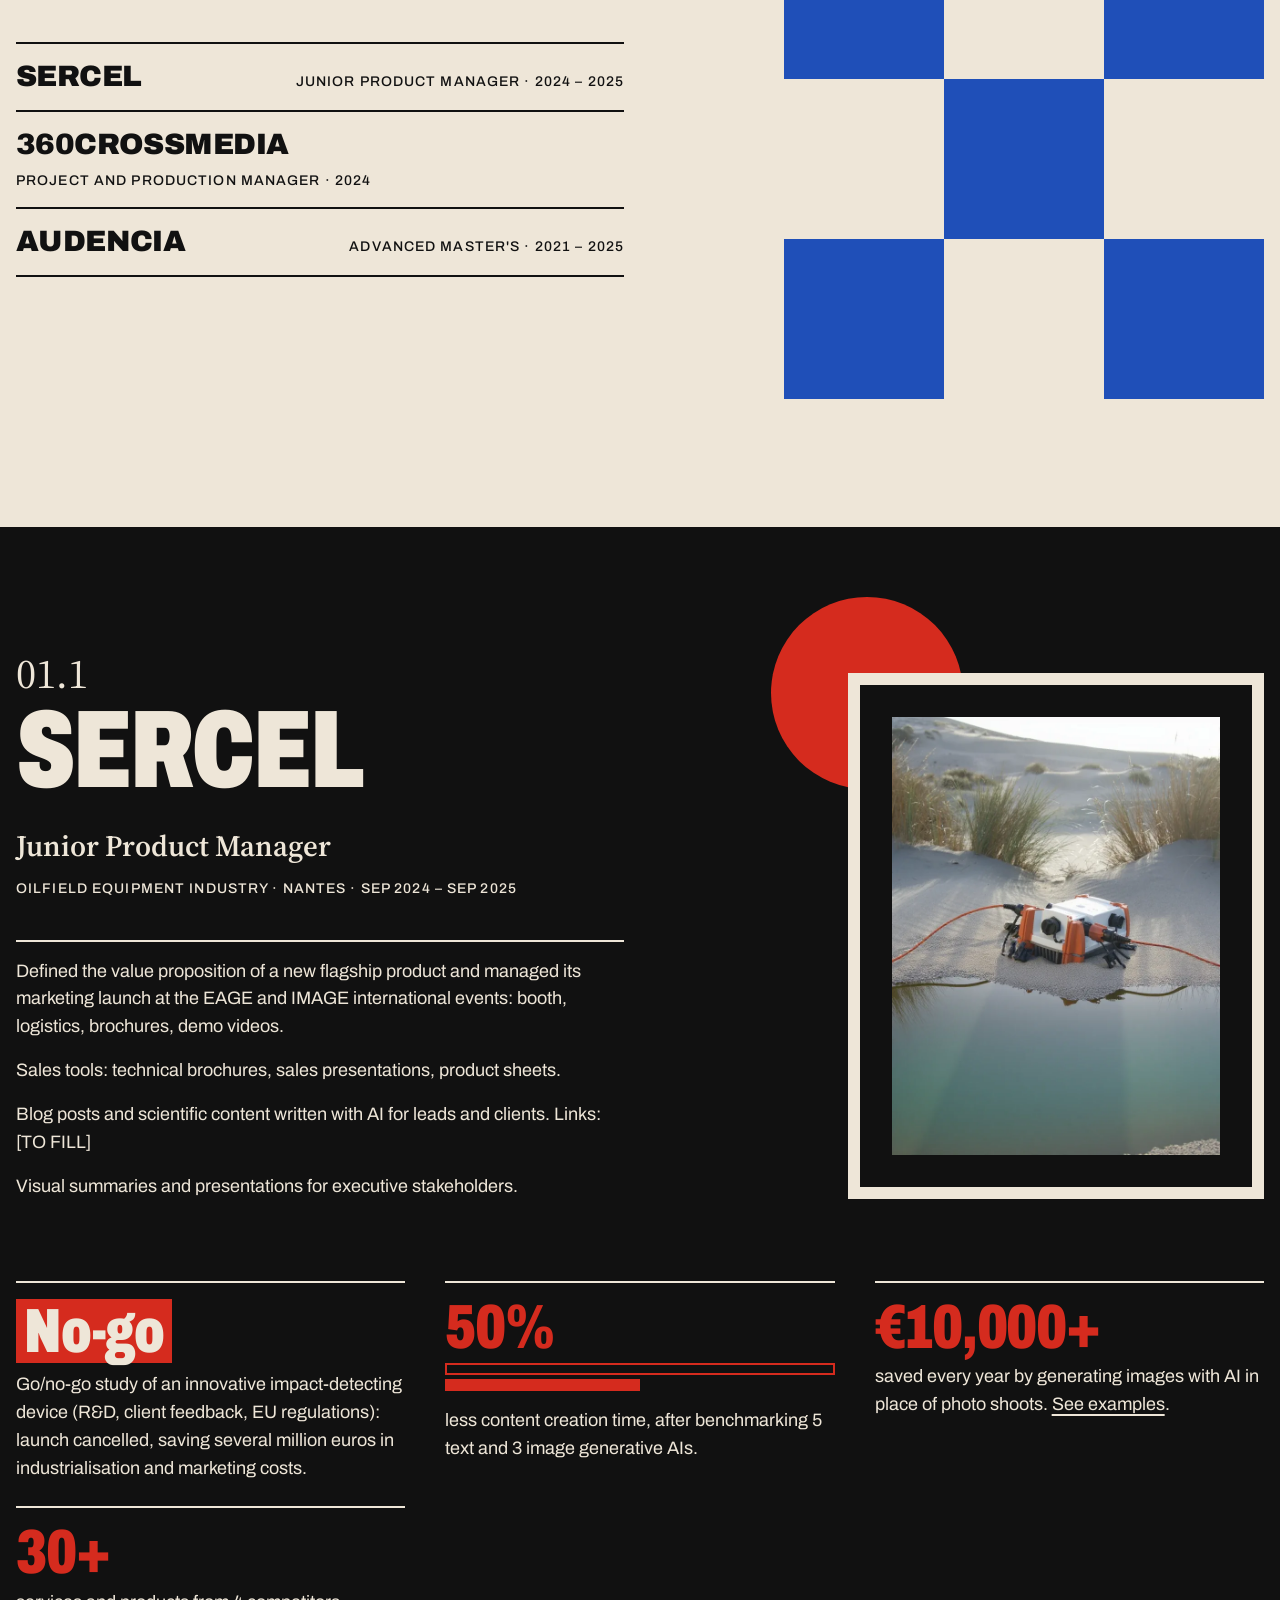
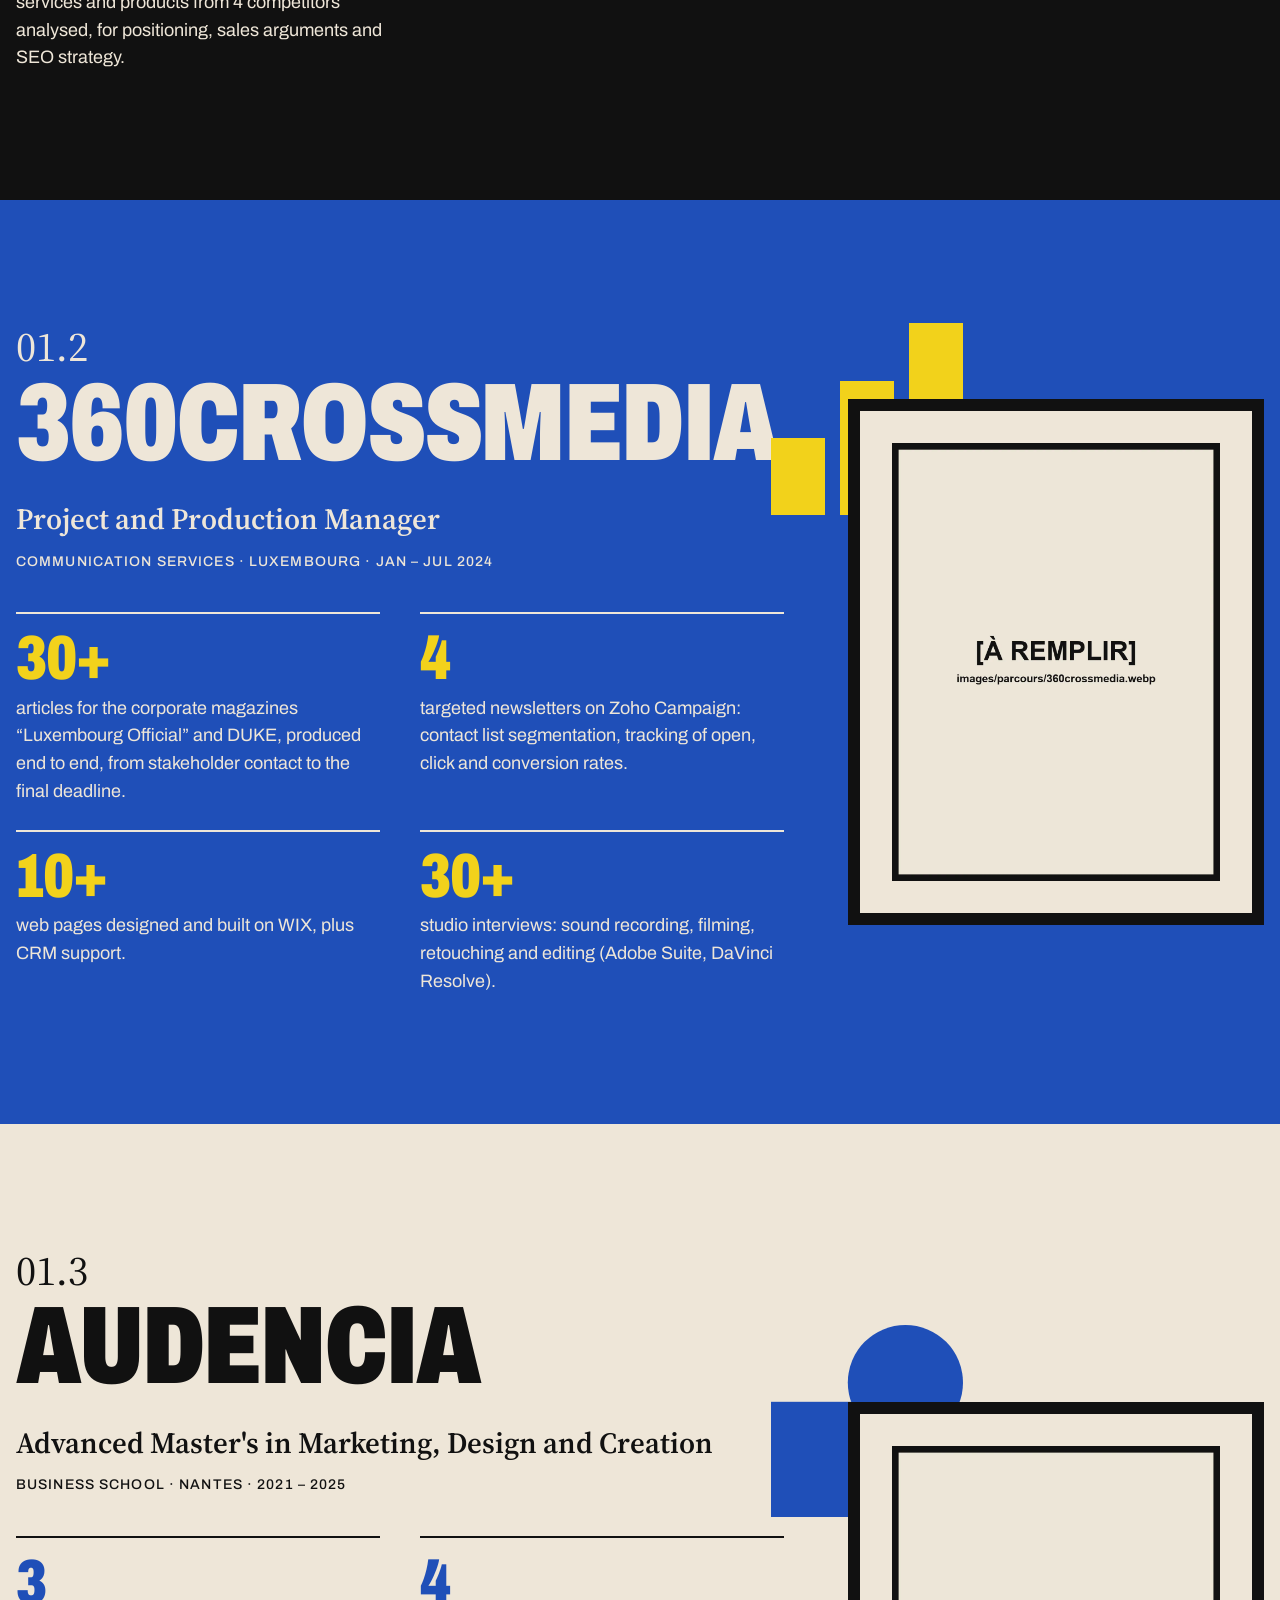
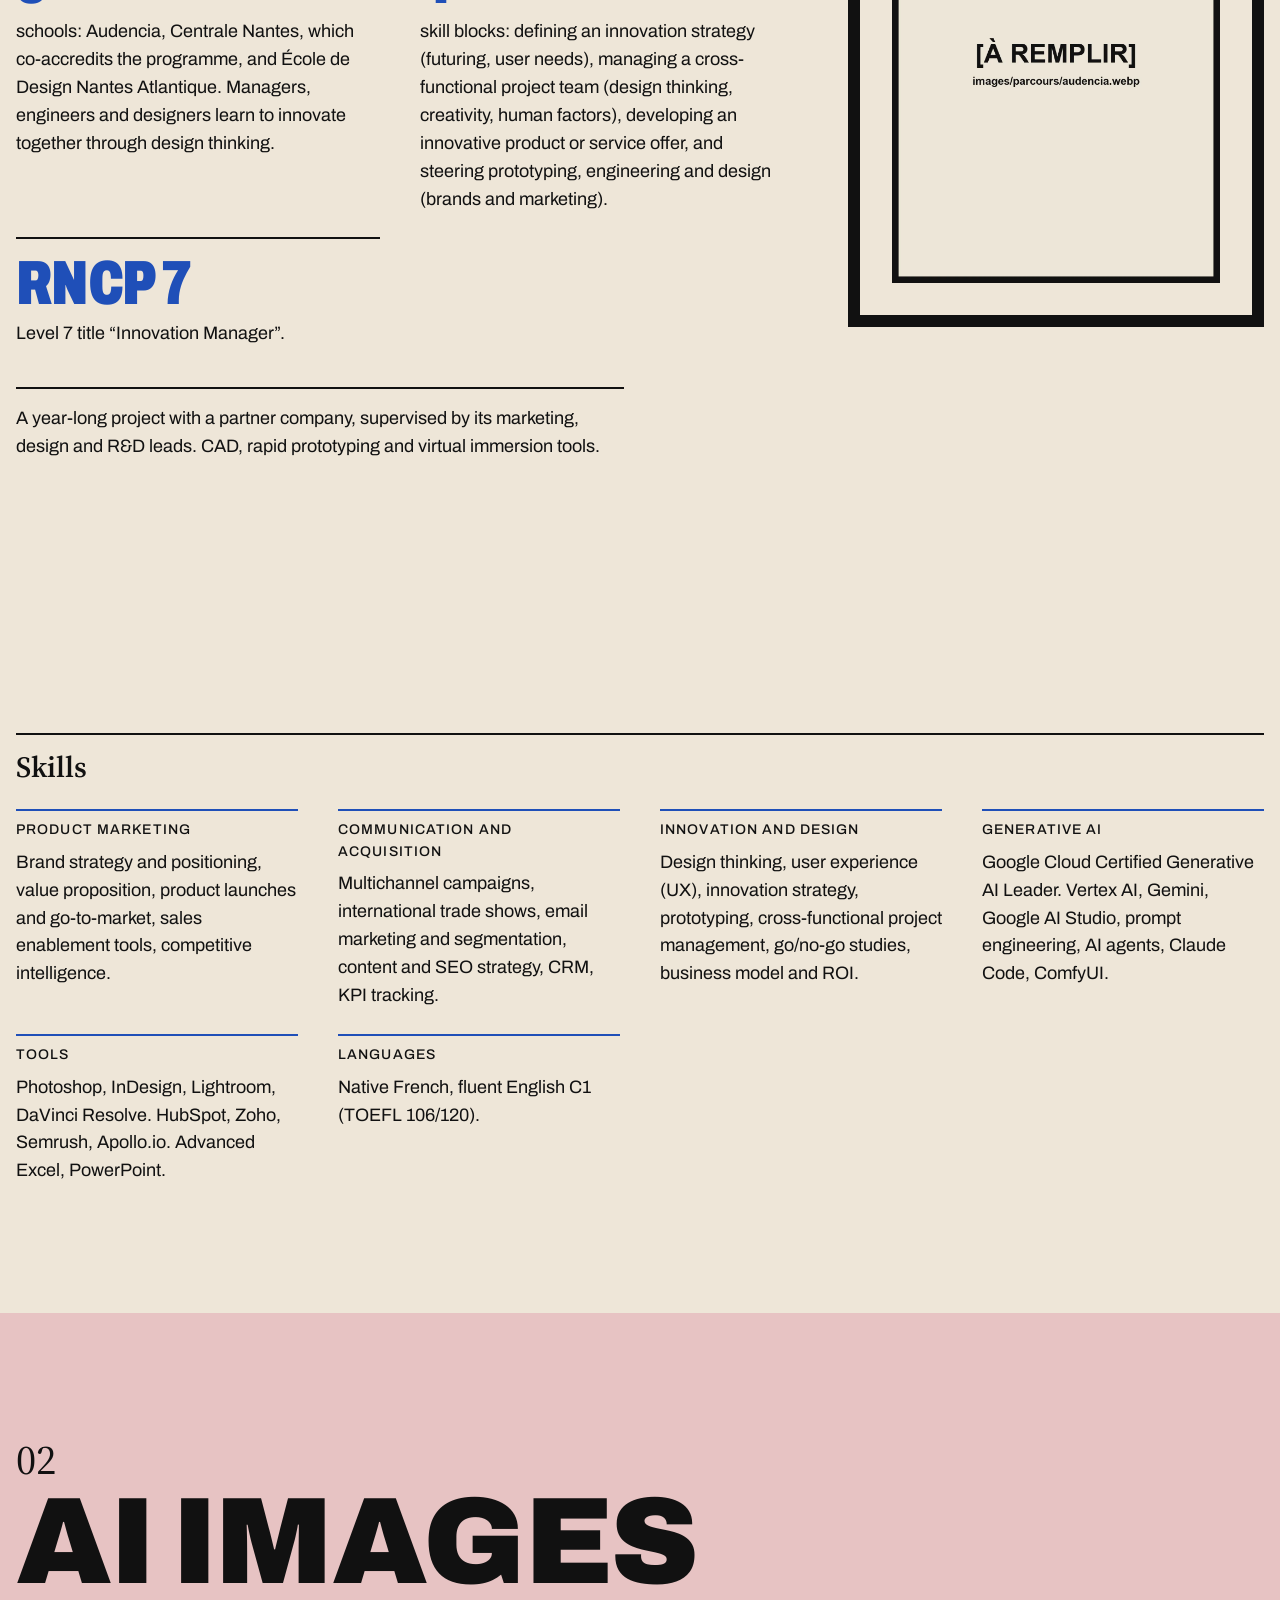
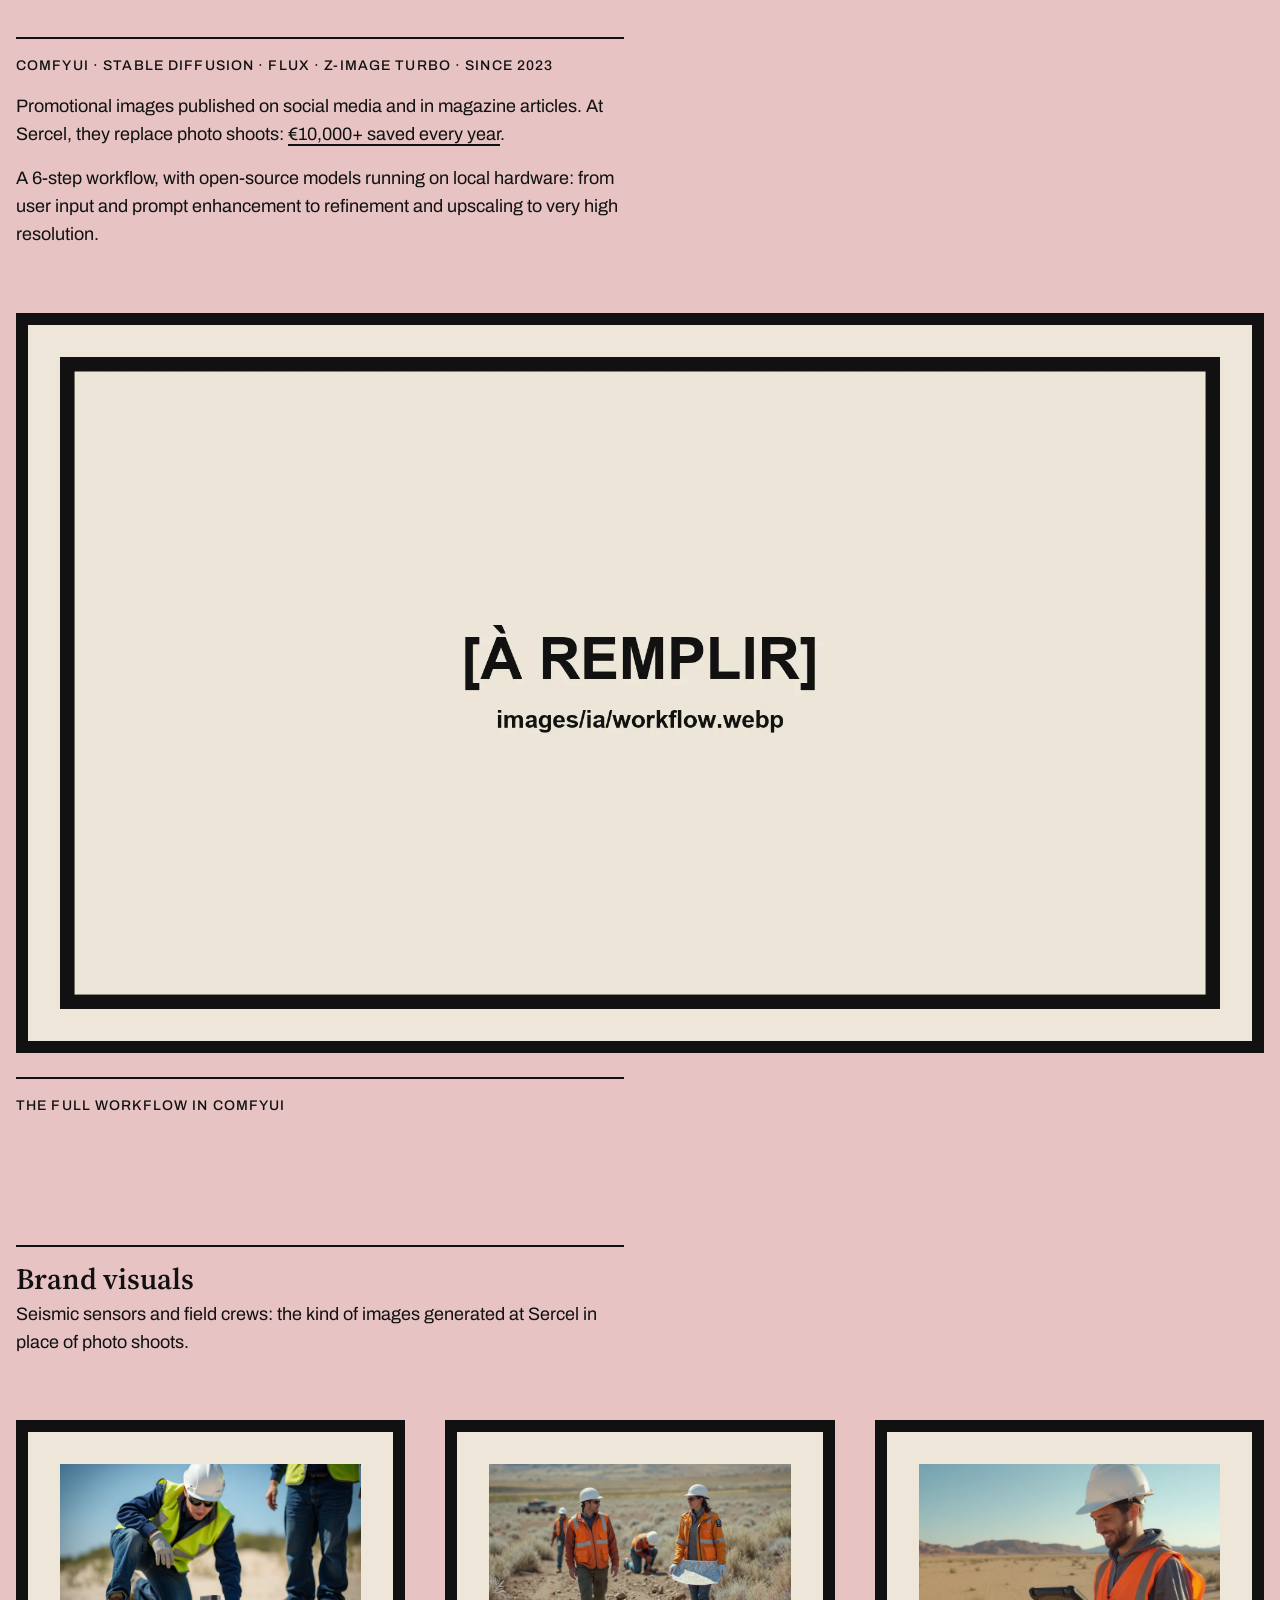
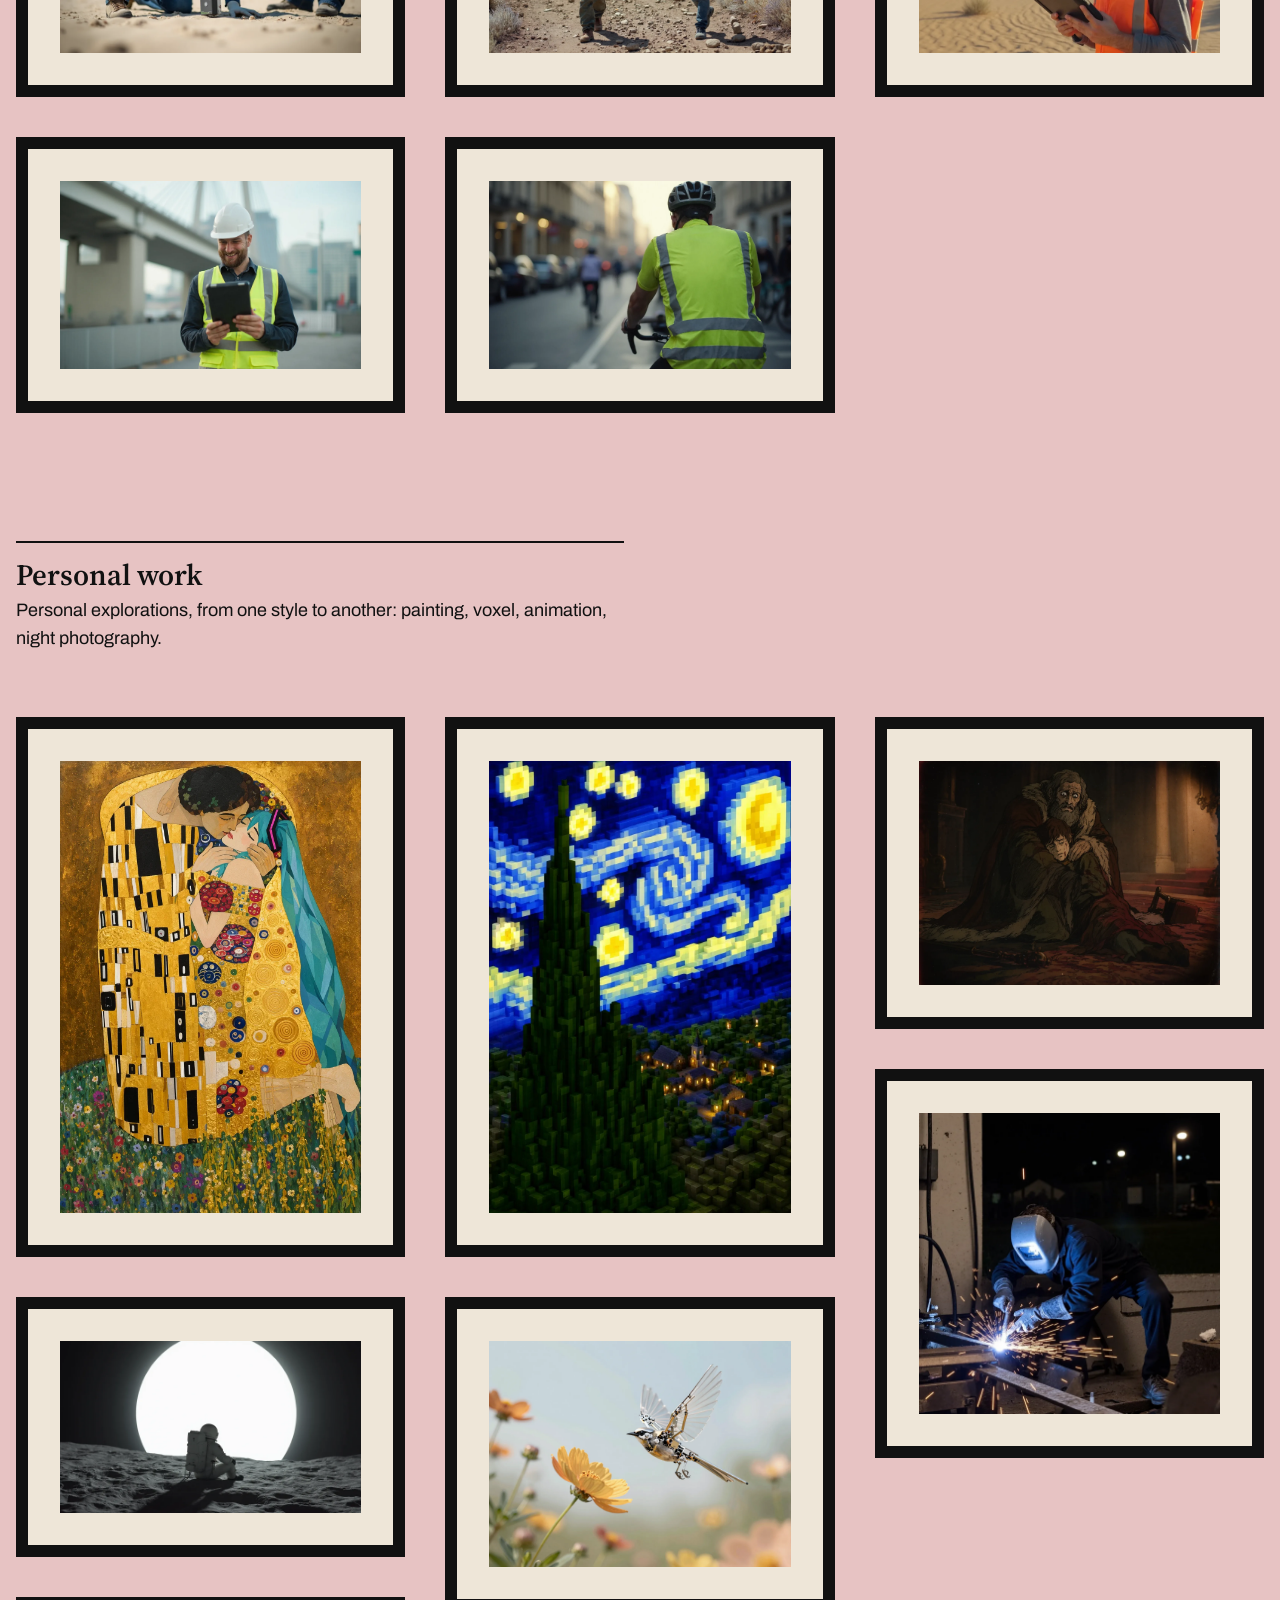
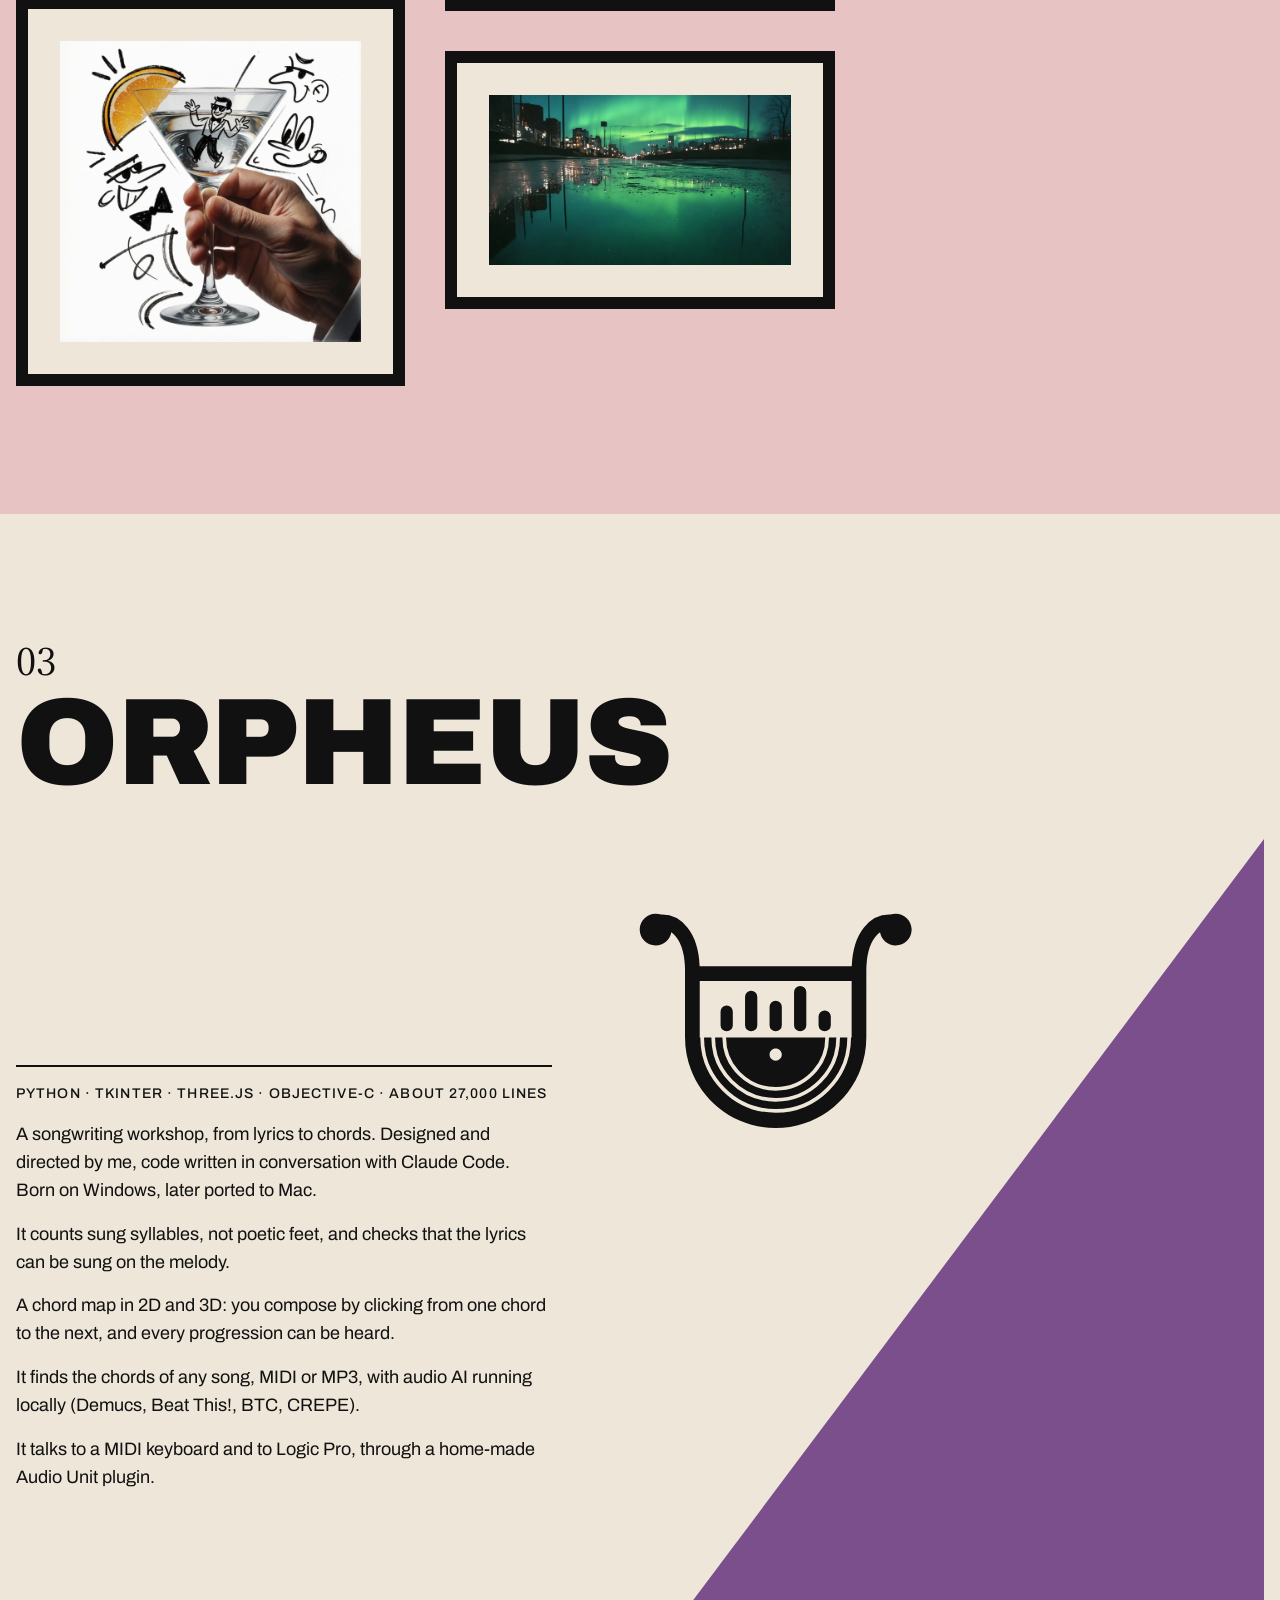
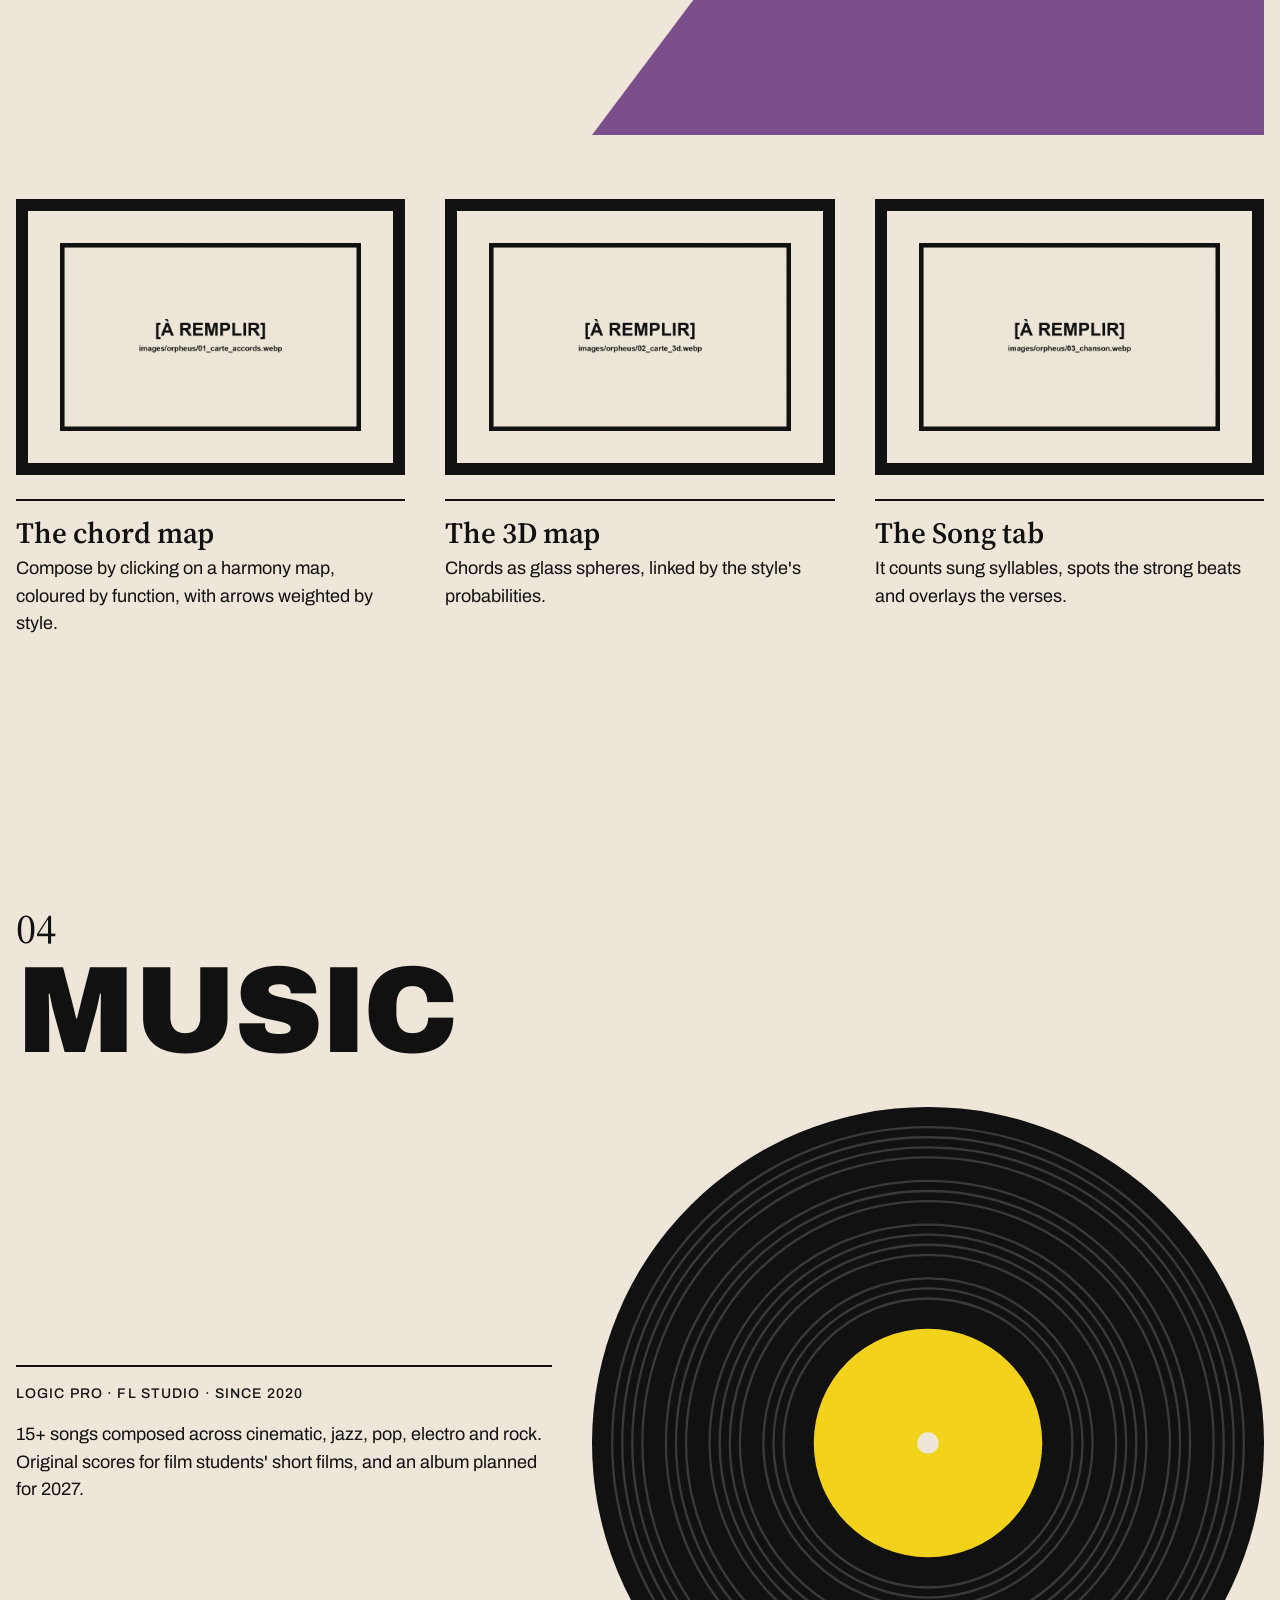
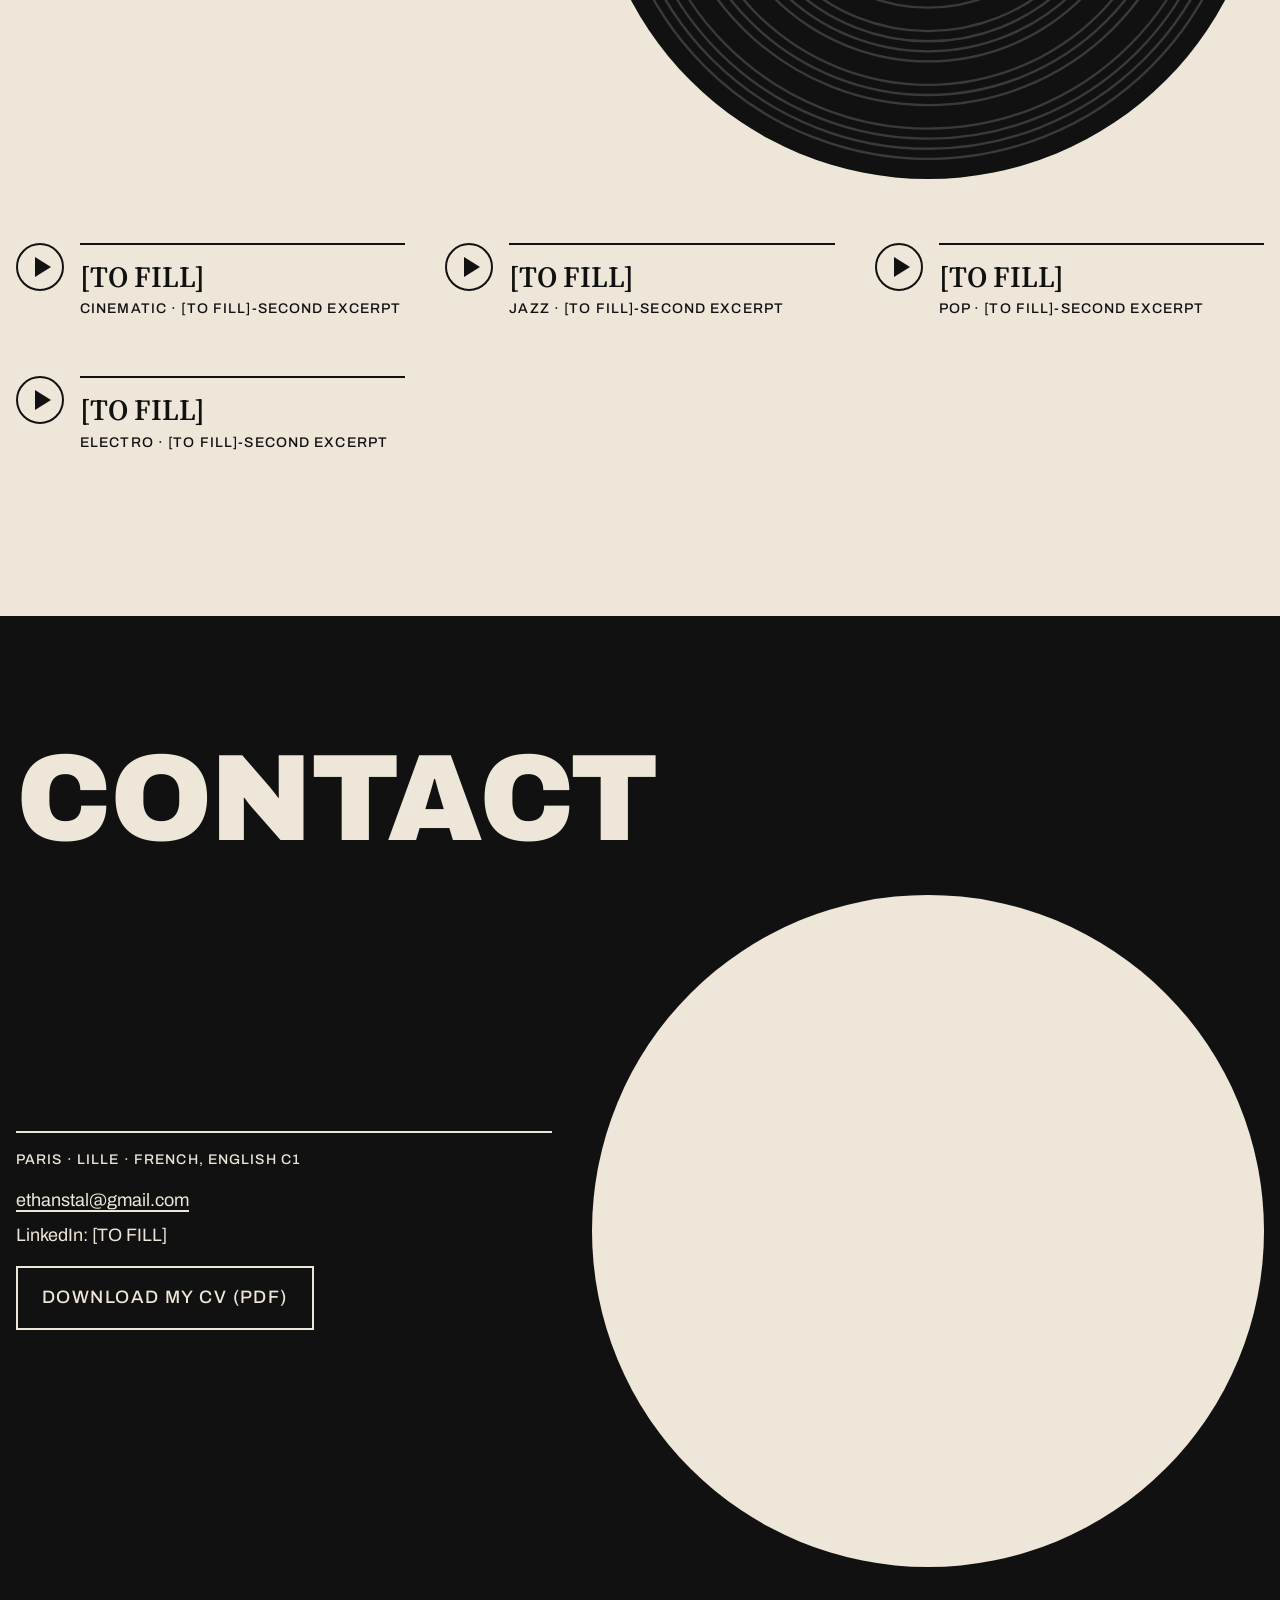
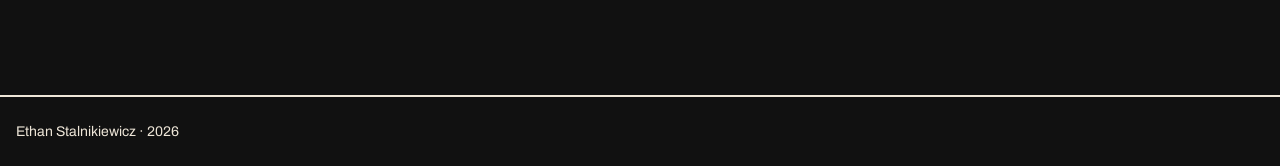
<file: en.html>
<!doctype html>
<html lang="en">
<head>
  <meta charset="utf-8">
  <meta name="viewport" content="width=device-width, initial-scale=1">
  <title>Ethan Stalnikiewicz · Marketing, Product &amp; Creative AI</title>
  <meta name="description" content="Online CV of Ethan Stalnikiewicz: marketing, product and creative AI. Experience, AI images, the Orpheus software and music.">
  <meta name="color-scheme" content="only light">
  <meta property="og:type" content="website">
  <meta property="og:title" content="Ethan Stalnikiewicz · Marketing, Product &amp; Creative AI">
  <meta property="og:description" content="Online CV of Ethan Stalnikiewicz: marketing, product and creative AI. Experience, AI images, the Orpheus software and music.">
  <meta property="og:url" content="https://ethanstal.github.io/en.html">
  <meta property="og:locale" content="en_US">
  <!-- [TO FILL]: add <meta property="og:image" content="https://ethanstal.github.io/images/partage.png"> (1200 × 630), then set twitter:card to summary_large_image -->
  <meta name="twitter:card" content="summary">
  <link rel="alternate" hreflang="fr" href="index.html">
  <link rel="alternate" hreflang="en" href="en.html">
  <link rel="icon" href="images/favicon.svg" type="image/svg+xml">
  <link rel="preconnect" href="https://fonts.googleapis.com">
  <link rel="preconnect" href="https://fonts.gstatic.com" crossorigin>
  <link rel="stylesheet" href="https://fonts.googleapis.com/css2?family=Archivo:wdth,wght@62..125,400..900&family=Source+Serif+4:opsz,wght@8..60,400..900&display=swap">
  <link rel="stylesheet" href="styles.css">
  <script src="audio.js" defer></script>
  <script src="nav.js" defer></script>
</head>
<body>
  <a class="evitement" href="#contenu">Skip to content</a>

  <header class="nav">
    <a class="nav__nom" href="#accueil">Ethan Stalnikiewicz</a>
    <nav aria-label="Sections">
      <ul>
        <li><a href="#parcours">01 Experience</a></li>
        <li><a href="#images">02 AI Images</a></li>
        <li><a href="#logiciels">03 Orpheus</a></li>
        <li><a href="#musique">04 Music</a></li>
        <li><a href="#contact">Contact</a></li>
        <li><a href="index.html" hreflang="fr" lang="fr">FR</a></li>
      </ul>
    </nav>
  </header>

  <main id="contenu">
    <section class="section s-accueil" id="accueil" aria-labelledby="titre-accueil">
      <div class="accueil__tete">
        <h1 class="nom" id="titre-accueil"><span>Ethan</span> <span>Stalnikiewicz</span></h1>
        <p class="accueil__meta"><a href="cv/CV_Ethan_Stalnikiewicz_EN.pdf" download>Download CV</a><br>Paris · Lille</p>
      </div>
      <p class="role">Marketing, Product &amp; Creative AI</p>
      <div class="accueil__bloc">
        <svg class="cercles" viewBox="0 0 600 80" aria-hidden="true" focusable="false">
          <defs>
            <pattern id="motif-cercles" width="20" height="20" patternUnits="userSpaceOnUse">
              <circle cx="10" cy="10" r="9.5" fill="currentColor"/>
            </pattern>
          </defs>
          <rect width="600" height="80" fill="url(#motif-cercles)"/>
        </svg>
        <span class="hanko" aria-hidden="true">ES</span>
      </div>
      <div class="accueil__bas">
        <div class="cartel">
          <p class="cartel__meta">Audencia · Advanced Master's in Marketing, Design and Creation</p>
          <p>Audencia Business School graduate, with Centrale Nantes and École de Design Nantes Atlantique: an advanced master's that trains innovation managers to take an offer from strategy to prototype, alongside engineers and designers.</p>
          <p>First product management experience in an international group. A daily user of generative AI to speed up content creation, market watch and analysis.</p>
        </div>
        <ul class="chiffres">
          <li><span class="chiffres__nombre">50%</span> less content creation time at <a href="#sercel">Sercel</a>, thanks to generative AI</li>
          <li><span class="chiffres__nombre">€10,000+</span> saved every year by replacing photo shoots with <a href="#images-marque">AI images</a></li>
          <li><span class="chiffres__nombre">27,000</span> lines of code, roughly, for <a href="#logiciels">Orpheus</a>, my songwriting workshop</li>
          <li><span class="chiffres__nombre">15+</span> <a href="#musique">songs composed</a>, from jazz to electro, and an album planned for 2027</li>
        </ul>
      </div>
    </section>

    <section class="section s-parcours" id="parcours" aria-labelledby="titre-parcours">
      <h2 id="titre-parcours"><span class="numero">01</span> Experience</h2>
      <div class="entete">
        <div class="entete__texte">
          <ol class="sommaire">
            <li><a href="#sercel"><span class="sommaire__nom">Sercel</span> <span class="cartel__meta">Junior Product Manager · 2024 – 2025</span></a></li>
            <li><a href="#crossmedia"><span class="sommaire__nom">360CrossMedia</span> <span class="cartel__meta">Project and Production Manager · 2024</span></a></li>
            <li><a href="#audencia"><span class="sommaire__nom">Audencia</span> <span class="cartel__meta">Advanced Master's · 2021 – 2025</span></a></li>
          </ol>
        </div>
        <svg class="forme" viewBox="0 0 300 300" shape-rendering="crispEdges" aria-hidden="true" focusable="false">
          <g fill="currentColor">
            <rect width="100" height="100"/><rect x="200" width="100" height="100"/>
            <rect x="100" y="100" width="100" height="100"/>
            <rect y="200" width="100" height="100"/><rect x="200" y="200" width="100" height="100"/>
          </g>
        </svg>
      </div>
    </section>

    <section class="section experience s-sercel" id="sercel" aria-labelledby="titre-sercel">
      <div class="experience__corps">
        <div class="experience__texte">
          <h3 class="experience__nom" id="titre-sercel"><span class="numero">01.1</span> Sercel</h3>
          <p class="experience__poste">Junior Product Manager</p>
          <p class="cartel__meta experience__meta">Oilfield equipment industry · Nantes · Sep 2024 – Sep 2025</p>
          <div class="cartel">
            <p>Defined the value proposition of a new flagship product and managed its marketing launch at the EAGE and IMAGE international events: booth, logistics, brochures, demo videos.</p>
            <p>Sales tools: technical brochures, sales presentations, product sheets.</p>
            <p>Blog posts and scientific content written with AI for leads and clients. Links: [TO FILL]</p>
            <p>Visual summaries and presentations for executive stakeholders.</p>
          </div>
        </div>
        <figure class="affiche">
          <svg class="forme" viewBox="0 0 100 100" aria-hidden="true" focusable="false"><circle cx="50" cy="50" r="50" fill="currentColor"/></svg>
          <img src="images/parcours/sercel.webp" alt="AI-generated image: an orange and white seismic sensor set in the sand, at the edge of a pool between dunes." loading="lazy" decoding="async" width="720" height="960">
        </figure>
      </div>
      <ul class="chiffres">
        <li><span class="chiffres__nombre tampon">No-go</span> Go/no-go study of an innovative impact-detecting device (R&amp;D, client feedback, EU regulations): launch cancelled, saving several million euros in industrialisation and marketing costs.</li>
        <li><span class="chiffres__nombre">50%</span><span class="jauge" aria-hidden="true"><span></span><span></span></span> less content creation time, after benchmarking 5 text and 3 image generative AIs.</li>
        <li><span class="chiffres__nombre">€10,000+</span> saved every year by generating images with AI in place of photo shoots. <a href="#images-marque">See examples</a>.</li>
        <li><span class="chiffres__nombre">30+</span> services and products from 4 competitors analysed, for positioning, sales arguments and SEO strategy.</li>
      </ul>
    </section>

    <section class="section experience s-crossmedia" id="crossmedia" aria-labelledby="titre-crossmedia">
      <div class="experience__corps">
        <div class="experience__texte">
          <h3 class="experience__nom" id="titre-crossmedia"><span class="numero">01.2</span> 360CrossMedia</h3>
          <p class="experience__poste">Project and Production Manager</p>
          <p class="cartel__meta experience__meta">Communication services · Luxembourg · Jan – Jul 2024</p>
          <ul class="chiffres">
            <li><span class="chiffres__nombre">30+</span> articles for the corporate magazines “Luxembourg Official” and DUKE, produced end to end, from stakeholder contact to the final deadline.</li>
            <li><span class="chiffres__nombre">4</span> targeted newsletters on Zoho Campaign: contact list segmentation, tracking of open, click and conversion rates.</li>
            <li><span class="chiffres__nombre">10+</span> web pages designed and built on WIX, plus CRM support.</li>
            <li><span class="chiffres__nombre">30+</span> studio interviews: sound recording, filming, retouching and editing (Adobe Suite, DaVinci Resolve).</li>
          </ul>
        </div>
        <figure class="affiche">
          <svg class="forme" viewBox="0 0 100 100" shape-rendering="crispEdges" aria-hidden="true" focusable="false">
            <g fill="currentColor"><rect y="60" width="28" height="40"/><rect x="36" y="30" width="28" height="70"/><rect x="72" width="28" height="100"/></g>
          </svg>
          <img src="images/parcours/360crossmedia.webp" alt="Poster: magazine columns in a grid, flat ink and cobalt on cream paper, for 360CrossMedia. [TO FILL]" loading="lazy" decoding="async" width="1200" height="1600">
        </figure>
      </div>
    </section>

    <section class="section experience s-audencia" id="audencia" aria-labelledby="titre-audencia">
      <div class="experience__corps">
        <div class="experience__texte">
          <h3 class="experience__nom" id="titre-audencia"><span class="numero">01.3</span> Audencia</h3>
          <p class="experience__poste">Advanced Master's in Marketing, Design and Creation</p>
          <p class="cartel__meta experience__meta">Business School · Nantes · 2021 – 2025</p>
          <ul class="chiffres">
            <li><span class="chiffres__nombre">3</span> schools: Audencia, Centrale Nantes, which co-accredits the programme, and École de Design Nantes Atlantique. Managers, engineers and designers learn to innovate together through design thinking.</li>
            <li><span class="chiffres__nombre">4</span> skill blocks: defining an innovation strategy (futuring, user needs), managing a cross-functional project team (design thinking, creativity, human factors), developing an innovative product or service offer, and steering prototyping, engineering and design (brands and marketing).</li>
            <li><span class="chiffres__nombre">RNCP&nbsp;7</span> Level 7 title “Innovation Manager”.</li>
          </ul>
          <div class="cartel">
            <p>A year-long project with a partner company, supervised by its marketing, design and R&amp;D leads. CAD, rapid prototyping and virtual immersion tools.</p>
          </div>
        </div>
        <figure class="affiche">
          <svg class="forme" viewBox="0 0 100 100" aria-hidden="true" focusable="false">
            <g fill="currentColor"><rect y="40" width="60" height="60"/><circle cx="70" cy="30" r="30"/><polygon points="40,100 100,40 100,100"/></g>
          </svg>
          <img src="images/parcours/audencia.webp" alt="Poster: three overlapping geometric shapes, for management, design and engineering, for Audencia. [TO FILL]" loading="lazy" decoding="async" width="1200" height="1600">
        </figure>
      </div>
    </section>

    <section class="section s-parcours" aria-labelledby="titre-competences">
  <div class="cartel cartel--large">
    <h3 class="cartel__titre" id="titre-competences">Skills</h3>
    <div class="competences">
      <div>
        <p class="cartel__meta">Product marketing</p>
        <p>Brand strategy and positioning, value proposition, product launches and go-to-market, sales enablement tools, competitive intelligence.</p>
      </div>
      <div>
        <p class="cartel__meta">Communication and acquisition</p>
        <p>Multichannel campaigns, international trade shows, email marketing and segmentation, content and SEO strategy, CRM, KPI tracking.</p>
      </div>
      <div>
        <p class="cartel__meta">Innovation and design</p>
        <p>Design thinking, user experience (UX), innovation strategy, prototyping, cross-functional project management, go/no-go studies, business model and ROI.</p>
      </div>
      <div>
        <p class="cartel__meta">Generative AI</p>
        <p>Google Cloud Certified Generative AI Leader. Vertex AI, Gemini, Google AI Studio, prompt engineering, AI agents, Claude Code, ComfyUI.</p>
      </div>
      <div>
        <p class="cartel__meta">Tools</p>
        <p>Photoshop, InDesign, Lightroom, DaVinci Resolve. HubSpot, Zoho, Semrush, Apollo.io. Advanced Excel, PowerPoint.</p>
      </div>
      <div>
        <p class="cartel__meta">Languages</p>
        <p>Native French, fluent English C1 (TOEFL 106/120).</p>
      </div>
    </div>
  </div>
    </section>

    <section class="section s-images" id="images" aria-labelledby="titre-images">
      <h2 id="titre-images"><span class="numero">02</span> AI Images</h2>
      <div class="cartel">
        <p class="cartel__meta">ComfyUI · Stable Diffusion · Flux · Z-Image Turbo · since 2023</p>
        <p>Promotional images published on social media and in magazine articles. At Sercel, they replace photo shoots: <a href="#sercel">€10,000+ saved every year</a>.</p>
        <p>A 6-step workflow, with open-source models running on local hardware: from user input and prompt enhancement to refinement and upscaling to very high resolution.</p>
      </div>
      <figure class="affiche affiche--large">
        <!-- [TO FILL]: overwrite images/ia/workflow.webp with the workflow screenshot, in 16:9 (1920 × 1080) -->
        <img src="images/ia/workflow.webp" alt="Screenshot of the ComfyUI workflow, from user input to upscaling. [TO FILL]" loading="lazy" decoding="async" width="1920" height="1080">
        <figcaption class="cartel">
          <p class="cartel__meta">The full workflow in ComfyUI</p>
        </figcaption>
      </figure>
      <div class="cartel groupe" id="images-marque">
        <h3 class="cartel__titre">Brand visuals</h3>
        <p>Seismic sensors and field crews: the kind of images generated at Sercel in place of photo shoots.</p>
      </div>
      <div class="galerie">
        <figure class="affiche affiche--paysage">
          <img src="images/ia/sercel-1.webp" alt="A technician in a hard hat and high-visibility vest kneels in the sand to place a seismic sensor." loading="lazy" decoding="async" width="1408" height="1088">
        </figure>
        <figure class="affiche affiche--paysage">
          <img src="images/ia/sercel-2.webp" alt="Two geophysicists in orange jackets cross an arid plain, one holding a map, with a crew at work behind them." loading="lazy" decoding="async" width="1600" height="1005">
        </figure>
        <figure class="affiche affiche--paysage">
          <img src="images/ia/sercel-3.webp" alt="A smiling technician in a white hard hat and orange vest checks a tablet in the desert." loading="lazy" decoding="async" width="1600" height="956">
        </figure>
        <figure class="affiche affiche--paysage">
          <img src="images/ia/sercel-4.webp" alt="An engineer in a hard hat and yellow vest smiles at a tablet, below a cable-stayed bridge." loading="lazy" decoding="async" width="1600" height="1005">
        </figure>
        <figure class="affiche affiche--paysage">
          <img src="images/ia/sercel-5.webp" alt="A cyclist in a high-visibility vest, seen from behind, on a city street at dawn." loading="lazy" decoding="async" width="1600" height="1113">
        </figure>
      </div>
      <div class="cartel groupe">
        <h3 class="cartel__titre">Personal work</h3>
        <p>Personal explorations, from one style to another: painting, voxel, animation, night photography.</p>
      </div>
      <div class="galerie galerie--mosaique">
        <figure class="affiche">
          <img src="images/ia/libre-1.webp" alt="A pastiche of Klimt's The Kiss in gold leaf, with the woman wearing Hatsune Miku's turquoise hair." loading="lazy" decoding="async" width="992" height="1488">
        </figure>
        <figure class="affiche">
          <img src="images/ia/libre-2.webp" alt="An astronaut sitting on the lunar ground, seen from behind, facing a disc of white light." loading="lazy" decoding="async" width="1344" height="768">
        </figure>
        <figure class="affiche">
          <img src="images/ia/libre-3.webp" alt="A hand holds a martini glass with a small ink-drawn figure dancing inside, surrounded by doodled faces." loading="lazy" decoding="async" width="1448" height="1448">
        </figure>
        <figure class="affiche">
          <img src="images/ia/libre-4.webp" alt="Van Gogh's The Starry Night rebuilt in voxel cubes." loading="lazy" decoding="async" width="832" height="1248">
        </figure>
        <figure class="affiche">
          <img src="images/ia/libre-5.webp" alt="A mechanical bird with transparent wings flies toward an orange flower." loading="lazy" decoding="async" width="1600" height="1200">
        </figure>
        <figure class="affiche">
          <img src="images/ia/libre-6.webp" alt="A green aurora over a city avenue, reflected in a puddle." loading="lazy" decoding="async" width="1600" height="902">
        </figure>
        <figure class="affiche">
          <img src="images/ia/libre-7.webp" alt="Dark animation still: an old king in a fur cloak holds a wounded young boy in a throne room." loading="lazy" decoding="async" width="1600" height="1189">
        </figure>
        <figure class="affiche">
          <img src="images/ia/libre-8.webp" alt="A masked welder works at night in a shower of sparks." loading="lazy" decoding="async" width="1216" height="1216">
        </figure>
      </div>
    </section>

    <section class="section s-logiciels" id="logiciels" aria-labelledby="titre-logiciels">
      <h2 id="titre-logiciels"><span class="numero">03</span> Orpheus</h2>
      <div class="entete">
        <div class="entete__texte">
          <div class="cartel">
            <p class="cartel__meta">Python · Tkinter · Three.js · Objective-C · about 27,000 lines</p>
            <p>A songwriting workshop, from lyrics to chords. Designed and directed by me, code written in conversation with Claude Code. Born on Windows, later ported to Mac.</p>
            <p>It counts sung syllables, not poetic feet, and checks that the lyrics can be sung on the melody.</p>
            <p>A chord map in 2D and 3D: you compose by clicking from one chord to the next, and every progression can be heard.</p>
            <p>It finds the chords of any song, MIDI or MP3, with audio AI running locally (Demucs, Beat This!, BTC, CREPE).</p>
            <p>It talks to a MIDI keyboard and to Logic Pro, through a home-made Audio Unit plugin.</p>
          </div>
        </div>
        <svg class="forme" viewBox="0 0 300 400" role="img" aria-labelledby="titre-lyre" focusable="false">
          <title id="titre-lyre">Orpheus, a lyre whose body is a vinyl record</title>
          <polygon points="0,400 300,400 300,0" fill="currentColor"/>
          <svg class="lyre" x="12" y="12" width="140" height="140" viewBox="0 0 256 256">
            <path d="M54 140V86Q54 66.95 46.58 57.77Q44.82 55.59 42.82 54.2C41.77 60.33 36.43 65 30 65C22.82 65 17 59.18 17 52C17 44.82 22.82 39 30 39C31.55 39 33.03 39.27 34.41 39.77Q47.1 39.31 55.92 50.23Q65.12 61.62 65.92 82H190.08Q190.88 61.62 200.08 50.23Q208.9 39.31 221.59 39.77C222.97 39.27 224.45 39 226 39C233.18 39 239 44.82 239 52C239 59.18 233.18 65 226 65C219.57 65 214.23 60.33 213.18 54.2Q211.18 55.59 209.42 57.77Q202 66.95 202 86V140C202 180.87 168.87 214 128 214C87.13 214 54 180.87 54 140ZM66 94V140H66.5Q66.5 165.47 84.51 183.49Q102.53 201.5 128 201.5Q153.47 201.5 171.49 183.49Q189.5 165.47 189.5 140H190V94ZM87.5 140H168.5Q168.5 156.78 156.64 168.64Q144.78 180.5 128 180.5Q111.22 180.5 99.36 168.64Q87.5 156.78 87.5 140ZM69.5 140H75.5Q75.5 161.75 90.88 177.12Q106.25 192.5 128 192.5Q149.75 192.5 165.12 177.12Q180.5 161.75 180.5 140H186.5Q186.5 164.23 169.37 181.37Q152.23 198.5 128 198.5Q103.77 198.5 86.63 181.37Q69.5 164.23 69.5 140ZM78.5 140H84.5Q84.5 158.02 97.24 170.76Q109.98 183.5 128 183.5Q146.02 183.5 158.76 170.76Q171.5 158.02 171.5 140H177.5Q177.5 160.5 163 175Q148.5 189.5 128 189.5Q107.5 189.5 93 175Q78.5 160.5 78.5 140ZM153 103V130Q153 132.07 151.54 133.54Q150.07 135 148 135Q145.93 135 144.46 133.54Q143 132.07 143 130V103Q143 100.93 144.46 99.46Q145.93 98 148 98Q150.07 98 151.54 99.46Q153 100.93 153 103ZM113 107V130Q113 132.07 111.54 133.54Q110.07 135 108 135Q105.93 135 104.46 133.54Q103 132.07 103 130V107Q103 104.93 104.46 103.46Q105.93 102 108 102Q110.07 102 111.54 103.46Q113 104.93 113 107ZM133 115V130Q133 132.07 131.54 133.54Q130.07 135 128 135Q125.93 135 124.46 133.54Q123 132.07 123 130V115Q123 112.93 124.46 111.46Q125.93 110 128 110Q130.07 110 131.54 111.46Q133 112.93 133 115ZM93 119V130Q93 132.07 91.54 133.54Q90.07 135 88 135Q85.93 135 84.46 133.54Q83 132.07 83 130V119Q83 116.93 84.46 115.46Q85.93 114 88 114Q90.07 114 91.54 115.46Q93 116.93 93 119ZM173 123V130Q173 132.07 171.54 133.54Q170.07 135 168 135Q165.93 135 164.46 133.54Q163 132.07 163 130V123Q163 120.93 164.46 119.46Q165.93 118 168 118Q170.07 118 171.54 119.46Q173 120.93 173 123ZM133 154C133 151.24 130.76 149 128 149C125.24 149 123 151.24 123 154C123 156.76 125.24 159 128 159C130.76 159 133 156.76 133 154Z"/>
          </svg>
        </svg>
      </div>

      <div class="galerie">
        <figure class="affiche affiche--paysage">
          <img src="images/orpheus/01_carte_accords.webp" alt="Orpheus screenshot: the chord map, with a progression composed by clicking from one chord to the next. [TO FILL]" loading="lazy" decoding="async" width="1600" height="1000">
          <figcaption class="cartel">
            <h3 class="cartel__titre">The chord map</h3>
            <p>Compose by clicking on a harmony map, coloured by function, with arrows weighted by style.</p>
          </figcaption>
        </figure>
        <figure class="affiche affiche--paysage">
          <img src="images/orpheus/02_carte_3d.webp" alt="Orpheus screenshot: the 3D chord map, spheres linked by glowing arrows. [TO FILL]" loading="lazy" decoding="async" width="1600" height="1000">
          <figcaption class="cartel">
            <h3 class="cartel__titre">The 3D map</h3>
            <p>Chords as glass spheres, linked by the style's probabilities.</p>
          </figcaption>
        </figure>
        <figure class="affiche affiche--paysage">
          <img src="images/orpheus/03_chanson.webp" alt="Orpheus screenshot: the Song tab, with sung syllables counted line by line. [TO FILL]" loading="lazy" decoding="async" width="1600" height="1000">
          <figcaption class="cartel">
            <h3 class="cartel__titre">The Song tab</h3>
            <p>It counts sung syllables, spots the strong beats and overlays the verses.</p>
          </figcaption>
        </figure>
      </div>
    </section>

    <section class="section s-musique" id="musique" aria-labelledby="titre-musique">
      <h2 id="titre-musique"><span class="numero">04</span> Music</h2>
      <div class="entete">
        <div class="entete__texte">
          <div class="cartel">
            <p class="cartel__meta">Logic Pro · FL Studio · since 2020</p>
            <p>15+ songs composed across cinematic, jazz, pop, electro and rock. Original scores for film students' short films, and an album planned for 2027.</p>
          </div>
        </div>
        <svg class="forme" viewBox="0 0 100 100" aria-hidden="true" focusable="false">
          <circle cx="50" cy="50" r="50" fill="currentColor"/>
          <g class="vinyle__sillons" stroke-width="0.35">
            <circle cx="50" cy="50" r="47"/><circle cx="50" cy="50" r="45.5"/><circle cx="50" cy="50" r="44"/><circle cx="50" cy="50" r="42.5"/>
            <circle cx="50" cy="50" r="39"/><circle cx="50" cy="50" r="37.5"/><circle cx="50" cy="50" r="36"/>
            <circle cx="50" cy="50" r="32.5"/><circle cx="50" cy="50" r="31"/><circle cx="50" cy="50" r="29.5"/><circle cx="50" cy="50" r="28"/>
            <circle cx="50" cy="50" r="24.5"/><circle cx="50" cy="50" r="23"/><circle cx="50" cy="50" r="21.5"/>
          </g>
          <circle class="vinyle__etiquette" cx="50" cy="50" r="17"/>
          <circle class="vinyle__trou" cx="50" cy="50" r="1.6"/>
        </svg>
      </div>
      <ul class="galerie morceaux">
        <li class="morceau">
          <!-- [TO FILL]: add audio/extrait-1.mp3, then remove disabled and set the title -->
          <button class="lecture" type="button" aria-pressed="false" aria-controls="extrait-1" aria-label="Play: [TO FILL] (cinematic)" disabled>
            <svg viewBox="0 0 48 48" aria-hidden="true" focusable="false">
              <circle class="lecture__fond" cx="24" cy="24" r="23"/>
              <path class="icone-lecture" d="M19 14 L35 24 L19 34 Z"/>
              <g class="icone-pause"><rect x="16" y="15" width="5" height="18"/><rect x="27" y="15" width="5" height="18"/></g>
            </svg>
          </button>
          <audio id="extrait-1" preload="none" src="audio/extrait-1.mp3"></audio>
          <div class="cartel">
            <h3 class="cartel__titre">[TO FILL]</h3>
            <p class="cartel__meta">Cinematic · [TO FILL]-second excerpt</p>
          </div>
        </li>
        <li class="morceau">
          <!-- [TO FILL]: add audio/extrait-2.mp3, then remove disabled and set the title -->
          <button class="lecture" type="button" aria-pressed="false" aria-controls="extrait-2" aria-label="Play: [TO FILL] (jazz)" disabled>
            <svg viewBox="0 0 48 48" aria-hidden="true" focusable="false">
              <circle class="lecture__fond" cx="24" cy="24" r="23"/>
              <path class="icone-lecture" d="M19 14 L35 24 L19 34 Z"/>
              <g class="icone-pause"><rect x="16" y="15" width="5" height="18"/><rect x="27" y="15" width="5" height="18"/></g>
            </svg>
          </button>
          <audio id="extrait-2" preload="none" src="audio/extrait-2.mp3"></audio>
          <div class="cartel">
            <h3 class="cartel__titre">[TO FILL]</h3>
            <p class="cartel__meta">Jazz · [TO FILL]-second excerpt</p>
          </div>
        </li>
        <li class="morceau">
          <!-- [TO FILL]: add audio/extrait-3.mp3, then remove disabled and set the title -->
          <button class="lecture" type="button" aria-pressed="false" aria-controls="extrait-3" aria-label="Play: [TO FILL] (pop)" disabled>
            <svg viewBox="0 0 48 48" aria-hidden="true" focusable="false">
              <circle class="lecture__fond" cx="24" cy="24" r="23"/>
              <path class="icone-lecture" d="M19 14 L35 24 L19 34 Z"/>
              <g class="icone-pause"><rect x="16" y="15" width="5" height="18"/><rect x="27" y="15" width="5" height="18"/></g>
            </svg>
          </button>
          <audio id="extrait-3" preload="none" src="audio/extrait-3.mp3"></audio>
          <div class="cartel">
            <h3 class="cartel__titre">[TO FILL]</h3>
            <p class="cartel__meta">Pop · [TO FILL]-second excerpt</p>
          </div>
        </li>
        <li class="morceau">
          <!-- [TO FILL]: add audio/extrait-4.mp3, then remove disabled and set the title -->
          <button class="lecture" type="button" aria-pressed="false" aria-controls="extrait-4" aria-label="Play: [TO FILL] (electro)" disabled>
            <svg viewBox="0 0 48 48" aria-hidden="true" focusable="false">
              <circle class="lecture__fond" cx="24" cy="24" r="23"/>
              <path class="icone-lecture" d="M19 14 L35 24 L19 34 Z"/>
              <g class="icone-pause"><rect x="16" y="15" width="5" height="18"/><rect x="27" y="15" width="5" height="18"/></g>
            </svg>
          </button>
          <audio id="extrait-4" preload="none" src="audio/extrait-4.mp3"></audio>
          <div class="cartel">
            <h3 class="cartel__titre">[TO FILL]</h3>
            <p class="cartel__meta">Electro · [TO FILL]-second excerpt</p>
          </div>
        </li>
      </ul>
    </section>

    <section class="section s-contact" id="contact" aria-labelledby="titre-contact">
      <h2 id="titre-contact">Contact</h2>
      <div class="entete">
        <div class="entete__texte">
          <div class="cartel">
            <p class="cartel__meta">Paris · Lille · French, English C1</p>
            <ul class="liste-simple">
              <li><a href="mailto:ethanstal@gmail.com">ethanstal@gmail.com</a></li>
              <!-- [TO FILL]: replace the next line with <li><a href="https://www.linkedin.com/in/…">LinkedIn</a></li> -->
              <li>LinkedIn: [TO FILL]</li>
            </ul>
            <!-- [TO FILL]: add cv/CV_Ethan_Stalnikiewicz_EN.pdf -->
            <a class="bouton" href="cv/CV_Ethan_Stalnikiewicz_EN.pdf" download>Download my CV (PDF)</a>
          </div>
        </div>
        <svg class="forme forme--cercle" viewBox="0 0 100 100" aria-hidden="true" focusable="false">
          <circle cx="50" cy="50" r="50" fill="currentColor"/>
        </svg>
      </div>
    </section>
  </main>

  <footer class="pied s-contact">
    <p>Ethan Stalnikiewicz · 2026</p>
  </footer>
</body>
</html>
</file>
<file: styles.css>
/* Portfolio d'Ethan Stalnikiewicz.
   Toutes les valeurs (couleurs, tailles) vivent dans :root ; le reste du fichier n'utilise que var(--…). */

:root {
  /* 1. Primitives : couleurs en aplat, papier et encre */
  --papier: #EEE6D8;
  --encre: #111111;
  --vermillon: #D52B1E;
  --cobalt: #1F4FB8;
  --jaune: #F2D21B;
  --rose: #E7C3C3;
  --violet: #7A4F8C;
  --graphite: #3A3A3A;              /* sillons du vinyle, à peine plus clairs que l'encre */

  /* Typographie */
  --police-titre: "Archivo", system-ui, sans-serif;
  --police-texte: var(--police-titre);
  --police-accent: "Source Serif 4", Georgia, serif;  /* empattements peu contrastés : lisible même en petit */
  --graisse-titre: 900;
  --graisse-meta: 500;
  --graisse-texte: 400;
  --graisse-accent: 600;
  --largeur-titre: 100%;            /* axe wdth d'Archivo */
  --largeur-nom: 72%;               /* condensé : « STALNIKIEWICZ » tient à 375 px */
  --taille-nom: clamp(2.5rem, 0.6rem + 10vw, 12rem);
  --taille-h2: clamp(2.5rem, 0.5rem + 9vw, 9rem);
  --taille-h3: clamp(1.375rem, 1.2rem + 0.8vw, 2rem);
  --taille-numero: clamp(1.5rem, 1rem + 2vw, 3rem);
  --taille-chiffre: clamp(2.5rem, 1.5rem + 3vw, 4.5rem);
  --taille-texte: clamp(1rem, 0.95rem + 0.25vw, 1.125rem);
  --taille-petit: clamp(0.8125rem, 0.78rem + 0.15vw, 0.875rem);
  --interligne-titre: 0.9;
  --interligne-cartel: 1.15;
  --interligne-texte: 1.55;
  --souligne-decalage: 0.2em;
  --approche-titre: -0.02em;
  --approche-meta: 0.08em;

  /* Espacement */
  --espace-1: 0.25rem;
  --espace-2: 0.5rem;
  --espace-3: 1rem;
  --espace-4: 1.5rem;
  --espace-5: 2.5rem;
  --espace-6: 4rem;
  --espace-7: 8rem;
  --gouttiere: 1rem;
  --largeur-max: 90rem;
  --largeur-texte: 38rem;

  /* Formes et cadres */
  --trait: 0.125rem;
  --cadre: 0.75rem;
  --passe-partout: clamp(0.75rem, 3vw, 2rem);
  --focus: 0.1875rem;
  --focus-reserve: calc(2 * var(--focus));  /* place du contour de focus dans le menu qui défile */
  --nav-reserve: 6rem;              /* hauteur du menu collant, 2 lignes à 375 px */
  --galerie-min: 22rem;             /* 1 colonne à 375 px, 3 colonnes à 1440 px */
  --forme-taille: clamp(12rem, 55vw, 42rem);
  --forme-taille-parcours: clamp(12rem, 40vw, 30rem);
  --competence-min: 16rem;          /* 2 colonnes de compétences à 1440 px */
  --chiffre-min: 14rem;             /* chiffres clés en 2 × 2 à 1440 px */
  --chiffre-min-experience: 19rem;  /* 4 par ligne à 1440 px, 2 à côté d'une affiche */
  --taille-experience: clamp(2.5rem, 0.5rem + 8vw, 7rem);  /* « 360CROSSMEDIA » tient à côté de l'affiche */
  --forme-taille-experience: clamp(6rem, 16vw, 12rem);
  --forme-decalage-experience: calc(var(--forme-taille-experience) * -0.4);
  --affiche-experience: 26rem;
  --hauteur-ecran: 100svh;
  --jauge-hauteur: 0.75rem;
  --jauge-apres: 50%;               /* le temps de création qui reste chez Sercel */

  /* 2. Sémantique : valeurs par défaut, redéfinies par chaque section (.s-*) */
  --fond: var(--papier);
  --texte: var(--encre);
  --dominante: var(--encre);
  --accent: var(--vermillon);
  --section-padding: clamp(var(--espace-6), 10vw, var(--espace-7));
  --marge-laterale: max(var(--gouttiere), calc((100% - var(--largeur-max)) / 2));
  --galerie-espace: var(--espace-5);

  /* 3. Composants */
  --hanko-taille: clamp(3rem, 2rem + 4vw, 5.5rem);
  --hanko-fond: var(--accent);
  --hanko-texte: var(--papier);
  --lecture-taille: 3rem;           /* cible tactile ≥ 44 px */
  --lyre-couleur: var(--encre);
  --lecture-fond: var(--accent);
  --lecture-signe: var(--papier);
  --sillon: var(--graphite);
  --etiquette: var(--jaune);
  --cadre-couleur: var(--encre);
  --passe-partout-couleur: var(--papier);
}

/* Une couleur dominante par section */
.s-accueil   { --fond: var(--papier); --texte: var(--encre);  --dominante: var(--encre); }
.s-parcours  { --fond: var(--papier); --texte: var(--encre);  --dominante: var(--cobalt); }
.s-sercel     { --fond: var(--encre);  --texte: var(--papier); --dominante: var(--vermillon); --cadre-couleur: var(--papier); --passe-partout-couleur: var(--encre); }
.s-crossmedia { --fond: var(--cobalt); --texte: var(--papier); --dominante: var(--jaune); }
.s-audencia   { --fond: var(--papier); --texte: var(--encre);  --dominante: var(--cobalt); }
.s-musique   { --fond: var(--papier); --texte: var(--encre);  --dominante: var(--encre); --lecture-fond: var(--encre); }
.s-logiciels { --fond: var(--papier); --texte: var(--encre);  --dominante: var(--violet); }
.s-images    { --fond: var(--rose);   --texte: var(--encre);  --dominante: var(--encre); }
.s-contact   { --fond: var(--encre);  --texte: var(--papier); --dominante: var(--papier); }

/* Base */
*, *::before, *::after { box-sizing: border-box; }
@media (prefers-reduced-motion: no-preference) {
  html { scroll-behavior: smooth; }
}
html { scroll-padding-block-start: var(--nav-reserve); }
body {
  margin: 0;
  background: var(--papier);
  color: var(--encre);
  font-family: var(--police-texte);
  font-weight: var(--graisse-texte);
  font-size: var(--taille-texte);
  line-height: var(--interligne-texte);
}
img, svg { display: block; max-width: 100%; }
p { margin: 0 0 var(--espace-3); }
a { color: inherit; text-underline-offset: var(--souligne-decalage); text-decoration-thickness: var(--trait); }
:focus-visible { outline: var(--focus) solid var(--texte); outline-offset: var(--focus); }

.evitement {
  position: absolute;
  inset-inline-start: var(--gouttiere);
  inset-block-start: var(--gouttiere);
  z-index: 3;                       /* au-dessus du menu collant */
  padding: var(--espace-2) var(--espace-3);
  background: var(--encre);
  color: var(--papier);
  transform: translateY(-300%);
}
.evitement:focus { transform: none; outline-color: var(--vermillon); }

/* Navigation : collante, sur une ligne qui défile quand l'écran est étroit */
.nav {
  position: sticky;
  inset-block-start: 0;
  z-index: 2;
  display: flex;
  flex-wrap: wrap;
  justify-content: space-between;
  align-items: center;
  gap: 0 var(--espace-4);
  padding: var(--espace-2) var(--marge-laterale);
  background: var(--papier);
  border-block-end: var(--trait) solid var(--encre);
  font-size: var(--taille-petit);
  font-weight: var(--graisse-meta);
  letter-spacing: var(--approche-meta);
  text-transform: uppercase;
}
.nav nav { min-width: 0; }         /* laisse la liste rétrécir et défiler au lieu d'élargir la page */
.nav ul {
  display: flex;
  gap: var(--espace-4);
  margin: calc(-1 * var(--focus-reserve));
  padding: var(--focus-reserve);
  overflow-x: auto;
  list-style: none;
  white-space: nowrap;
}
.nav a { display: inline-block; padding-block: var(--espace-2); text-decoration: none; }  /* cible d'environ 36 px de haut */
.nav a:hover, .nav a:focus-visible, .nav a[aria-current] { text-decoration: underline; }
.nav__nom { font-weight: var(--graisse-titre); }

/* Sections : chacune est une affiche */
.section {
  position: relative;
  overflow: clip;
  padding: var(--section-padding) var(--marge-laterale);
  background: var(--fond);
  color: var(--texte);
}
h1, h2, h3 { margin: 0; }
h2 {
  margin-block-end: var(--espace-5);
  font-size: var(--taille-h2);
  font-weight: var(--graisse-titre);
  font-stretch: var(--largeur-titre);
  line-height: var(--interligne-titre);
  letter-spacing: var(--approche-titre);
  text-transform: uppercase;
}
.numero {
  display: block;
  margin-block-end: var(--espace-2);
  font-family: var(--police-accent);
  font-size: var(--taille-numero);
  font-weight: var(--graisse-texte);
  letter-spacing: normal;
  text-transform: none;
}
.forme { color: var(--dominante); }
.entete {
  display: flex;
  flex-wrap: wrap;
  align-items: center;
  justify-content: space-between;
  gap: var(--espace-5);
}
.entete__texte { flex: 1 1 var(--galerie-min); }
.entete .forme { flex: 0 1 auto; width: var(--forme-taille); }

/* Cartel de musée */
.cartel { max-width: var(--largeur-texte); padding-block-start: var(--espace-3); border-block-start: var(--trait) solid currentColor; }
.cartel__titre { margin-block-end: var(--espace-1); font-family: var(--police-accent); font-size: var(--taille-h3); font-weight: var(--graisse-accent); line-height: var(--interligne-cartel); }
.cartel__meta { font-size: var(--taille-petit); font-weight: var(--graisse-meta); letter-spacing: var(--approche-meta); text-transform: uppercase; }
.cartel :is(ul, ol) { margin: 0 0 var(--espace-3); padding-inline-start: var(--espace-4); }
.cartel li + li { margin-block-start: var(--espace-2); }
.cartel .liste-simple { padding: 0; list-style: none; }
.cartel--large { max-width: none; }
.competences {
  display: grid;
  grid-template-columns: repeat(auto-fill, minmax(min(100%, var(--competence-min)), 1fr));
  gap: var(--espace-4) var(--espace-5);
  margin-block-start: var(--espace-4);
}
.competences .cartel__meta { margin-block-end: var(--espace-2); padding-block-start: var(--espace-2); border-block-start: var(--trait) solid var(--dominante); }
.competences p:last-child { margin: 0; }

.bouton {
  display: inline-block;
  padding: var(--espace-3) var(--espace-4);
  border: var(--trait) solid currentColor;
  font-weight: var(--graisse-meta);
  letter-spacing: var(--approche-meta);
  text-decoration: none;
  text-transform: uppercase;
}
.bouton:hover { background: var(--texte); color: var(--fond); }

/* Accueil */
.accueil__tete { display: flex; flex-wrap: wrap; justify-content: space-between; align-items: flex-start; gap: var(--espace-3); }
.nom {
  font-size: var(--taille-nom);
  font-weight: var(--graisse-titre);
  font-stretch: var(--largeur-nom);
  line-height: var(--interligne-titre);
  letter-spacing: var(--approche-titre);
  text-transform: uppercase;
  overflow-wrap: anywhere; /* sans Archivo (repli plus large) : couper le mot plutôt que le rogner */
}
.nom span { display: block; }
.accueil__meta { font-size: var(--taille-petit); font-weight: var(--graisse-meta); letter-spacing: var(--approche-meta); text-transform: uppercase; }
.accueil__meta a { display: inline-block; padding-block: var(--espace-2); }
.role { margin-block: var(--espace-3) var(--espace-5); font-family: var(--police-accent); font-size: var(--taille-h3); font-weight: var(--graisse-accent); }
.accueil__bloc { position: relative; min-height: calc(2 * var(--interligne-titre) * var(--hanko-taille)); margin-block-end: var(--espace-5); }  /* le tampon ne déborde pas sous la bande de points */
.accueil__bas {
  display: grid;
  grid-template-columns: repeat(auto-fit, minmax(min(100%, var(--galerie-min)), 1fr));
  gap: var(--espace-5) var(--espace-6);
  align-items: start;
}
.chiffres {
  display: grid;
  grid-template-columns: repeat(auto-fit, minmax(min(100%, var(--chiffre-min)), 1fr));
  gap: var(--espace-4) var(--espace-5);
  margin: 0;
  padding: 0;
  list-style: none;
}
.chiffres li { padding-block-start: var(--espace-3); border-block-start: var(--trait) solid currentColor; }
.chiffres__nombre {
  display: block;
  margin-block-end: var(--espace-2);
  font-size: var(--taille-chiffre);
  font-weight: var(--graisse-titre);
  font-stretch: var(--largeur-nom);
  line-height: var(--interligne-titre);
  letter-spacing: var(--approche-titre);
}
.cercles { width: 100%; height: auto; color: var(--dominante); }
.hanko {
  position: absolute;
  top: calc(-1 * var(--espace-4));  /* physique : en vertical-rl, les propriétés logiques tournent */
  right: var(--espace-4);
  padding: var(--espace-2);
  background: var(--hanko-fond);
  color: var(--hanko-texte);
  font-size: var(--hanko-taille);
  font-weight: var(--graisse-titre);
  line-height: var(--interligne-titre);
  writing-mode: vertical-rl;
  text-orientation: upright;
}

/* Contact et pied de page */
.s-contact a { text-decoration-color: currentColor; }
.pied { padding: var(--espace-4) var(--marge-laterale); background: var(--fond); color: var(--texte); border-block-start: var(--trait) solid var(--texte); font-size: var(--taille-petit); }
.pied p { margin: 0; }

/* Affiches encadrées, accrochées comme sur un mur d'exposition */
.galerie {
  display: grid;
  grid-template-columns: repeat(auto-fill, minmax(min(100%, var(--galerie-min)), 1fr));
  gap: var(--galerie-espace);
  align-items: start;
  margin-block-start: var(--espace-6);
}
.affiche { margin: 0; }
.affiche img {
  box-sizing: content-box;          /* le ratio porte sur l'image seule, pas sur cadre + passe-partout */
  width: calc(100% - 2 * (var(--cadre) + var(--passe-partout)));
  height: auto;
  aspect-ratio: 3 / 4;
  object-fit: cover;
  padding: var(--passe-partout);
  border: var(--cadre) solid var(--cadre-couleur);
  background: var(--passe-partout-couleur);
}
.affiche--paysage img { aspect-ratio: 16 / 10; }
.affiche--large { margin-block-start: var(--espace-6); }
.affiche--large img { aspect-ratio: 16 / 9; }

/* Images IA : deux accrochages, les visuels de marque puis les recherches libres */
.groupe { margin-block-start: var(--espace-7); }
.galerie--mosaique { display: block; columns: var(--galerie-min); column-gap: var(--galerie-espace); }
.galerie--mosaique .affiche { break-inside: avoid; margin-block-end: var(--galerie-espace); }
.galerie--mosaique .affiche img { aspect-ratio: auto; }   /* les œuvres libres gardent leur format, sans recadrage */

/* Parcours : sommaire et damier, puis un écran par expérience */
.s-parcours .entete .forme { width: var(--forme-taille-parcours); }
.affiche .cartel { margin-block-start: var(--espace-4); }
.sommaire { max-width: var(--largeur-texte); margin: 0; padding: 0; list-style: none; border-block-start: var(--trait) solid currentColor; }
.sommaire a {
  display: flex;
  flex-wrap: wrap;
  justify-content: space-between;
  align-items: baseline;
  gap: var(--espace-2) var(--espace-4);
  padding-block: var(--espace-3);
  border-block-end: var(--trait) solid currentColor;
  text-decoration: none;
}
.sommaire a:hover .sommaire__nom, .sommaire a:focus-visible .sommaire__nom { text-decoration: underline; }
.sommaire__nom { font-size: var(--taille-h3); font-weight: var(--graisse-titre); line-height: var(--interligne-cartel); letter-spacing: var(--approche-titre); text-transform: uppercase; }

.experience {
  --chiffre-min: var(--chiffre-min-experience);
  display: flex;
  flex-direction: column;
  justify-content: center;
  gap: var(--espace-6);
  min-height: var(--hauteur-ecran);
}
.experience__nom {
  font-size: var(--taille-experience);
  font-weight: var(--graisse-titre);
  font-stretch: var(--largeur-nom);
  line-height: var(--interligne-titre);
  letter-spacing: var(--approche-titre);
  text-transform: uppercase;
  overflow-wrap: anywhere;
}
.experience__poste { margin-block: var(--espace-4) var(--espace-2); font-family: var(--police-accent); font-size: var(--taille-h3); font-weight: var(--graisse-accent); }
.experience__meta { margin-block-end: var(--espace-5); }
/* Texte et affiche côte à côte : un écran par expérience */
.experience__corps { display: flex; flex-wrap: wrap; align-items: center; gap: var(--espace-6); }
.experience__texte { flex: 1 1 var(--galerie-min); }
.experience__texte .chiffres + .cartel { margin-block-start: var(--espace-5); }
.experience__corps .affiche { position: relative; isolation: isolate; flex: 0 1 var(--affiche-experience); }
/* La forme dépasse derrière le coin haut-gauche de l'affiche, comme un soleil derrière un cadre */
.experience .affiche .forme {
  position: absolute;
  z-index: -1;
  inset-block-start: var(--forme-decalage-experience);
  inset-inline-start: var(--forme-decalage-experience);
  width: var(--forme-taille-experience);
}
.experience .chiffres__nombre { color: var(--dominante); }
.experience .tampon { width: fit-content; padding: var(--espace-1) var(--espace-2); background: var(--dominante); color: var(--hanko-texte); }
.jauge { display: grid; gap: var(--espace-1); margin-block-end: var(--espace-3); }
.jauge span { height: var(--jauge-hauteur); border: var(--trait) solid var(--dominante); }
.jauge span + span { width: var(--jauge-apres); background: var(--dominante); }

/* Musique : un vinyle en aplats, sillons et étiquette */
.vinyle__sillons { fill: none; stroke: var(--sillon); }
.vinyle__etiquette { fill: var(--etiquette); }
.vinyle__trou { fill: var(--fond); }

/* Musique : extraits et bouton lecture fait maison */
.morceaux { padding: 0; list-style: none; }
.morceau { display: flex; align-items: flex-start; gap: var(--espace-3); }
.morceau .cartel { flex: 1; }
.lecture {
  flex: none;
  width: var(--lecture-taille);
  height: var(--lecture-taille);
  padding: 0;
  border: 0;
  background: none;
  cursor: pointer;
}
.lecture svg { width: 100%; height: 100%; }
.lecture__fond { fill: var(--lecture-fond); stroke: var(--lecture-fond); stroke-width: 2; }
.icone-lecture, .icone-pause { fill: var(--lecture-signe); }
.icone-pause, .lecture[aria-pressed="true"] .icone-lecture { display: none; }
.lecture[aria-pressed="true"] .icone-pause { display: inline; }
.lecture:disabled { cursor: not-allowed; }
.lecture:disabled .lecture__fond { fill: none; }
.lecture:disabled .icone-lecture { fill: var(--lecture-fond); }

/* Logiciels : la lyre d'Orpheus dans l'espace papier, triangle violet */
.lyre { fill: var(--lyre-couleur); }
</file>
